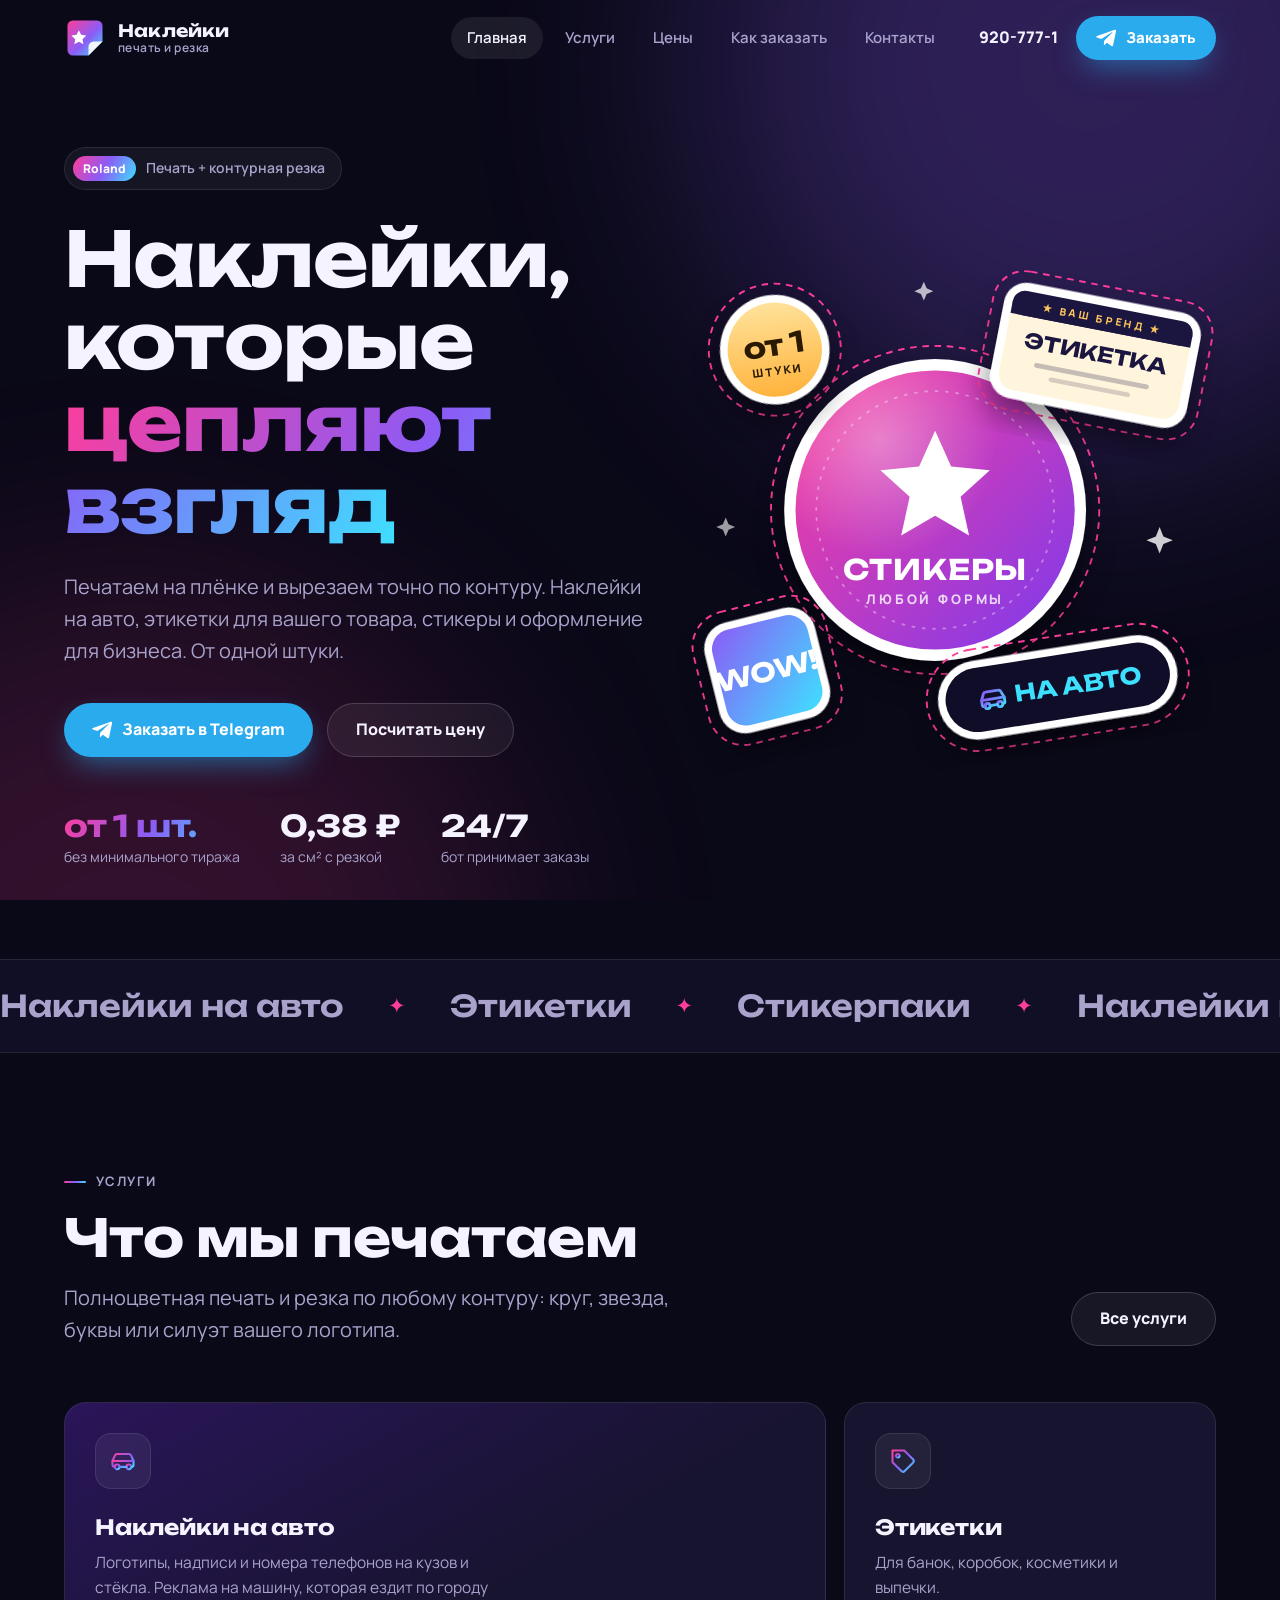
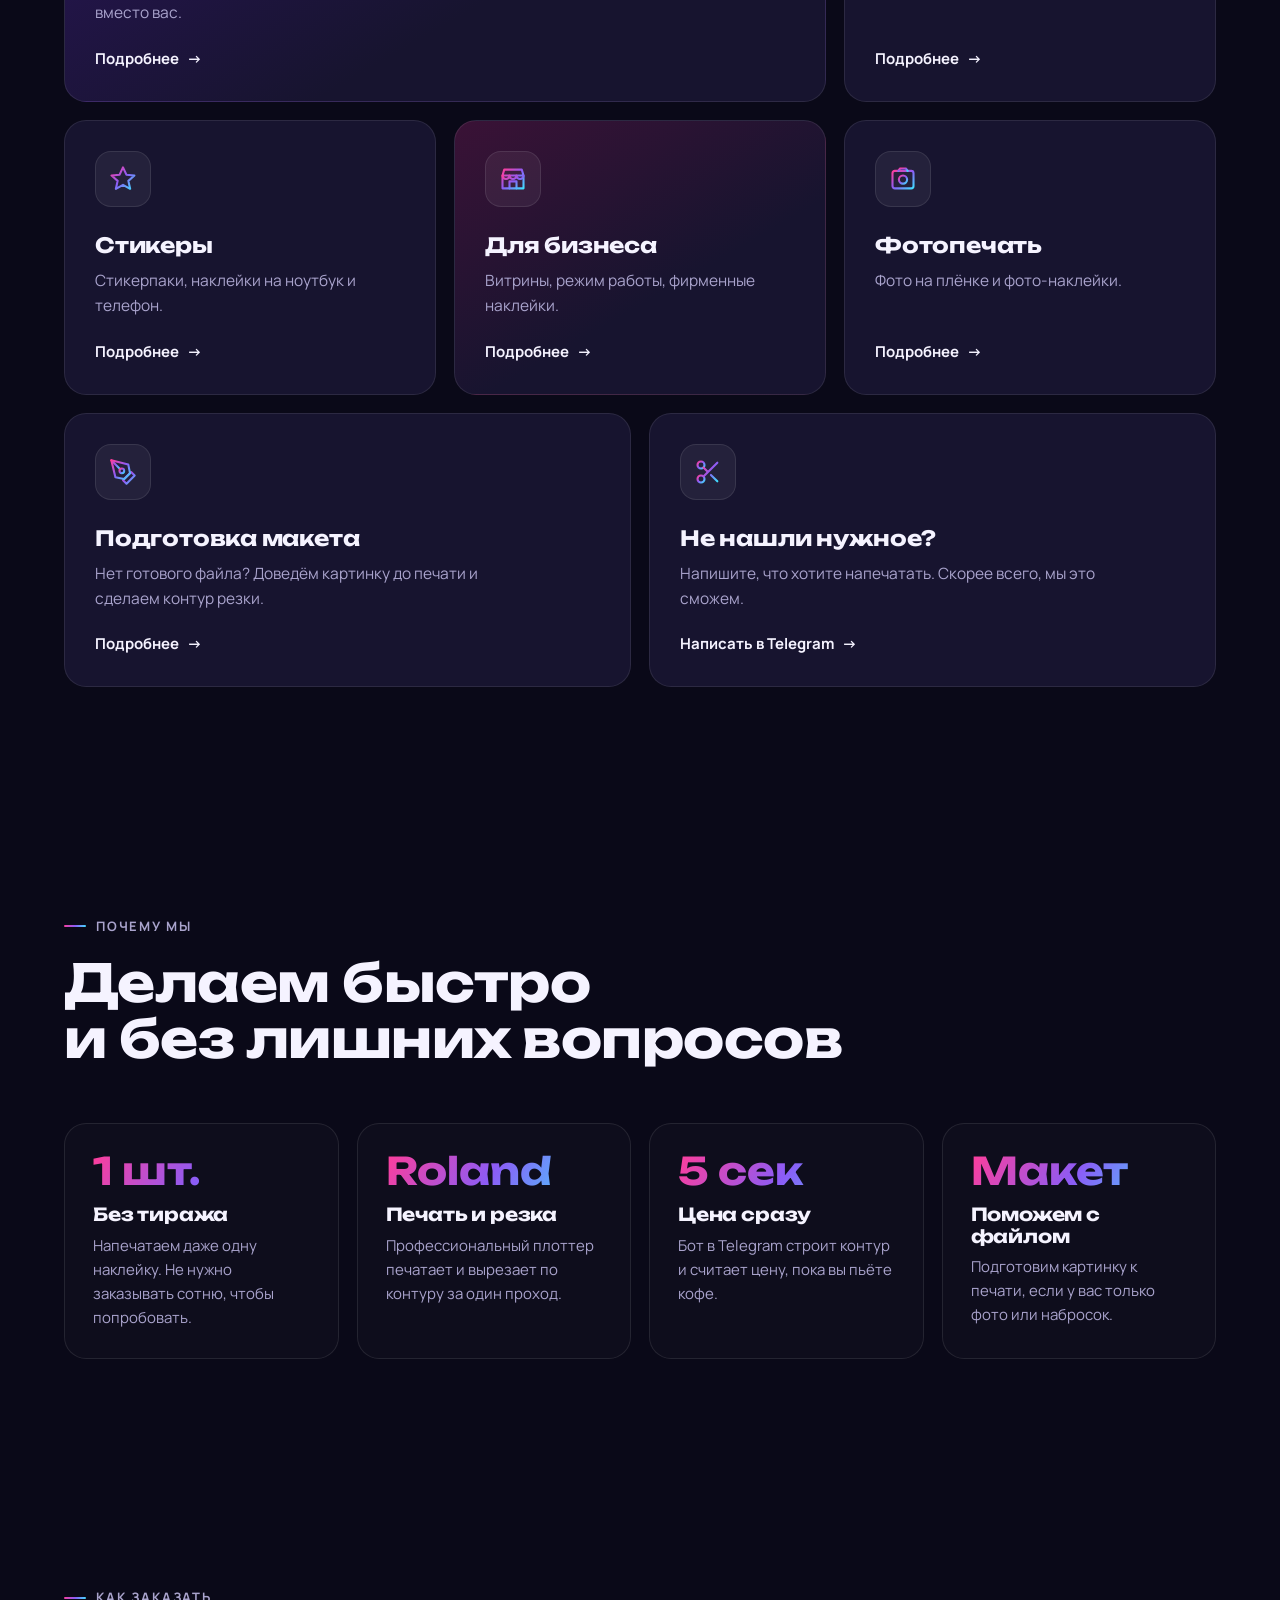
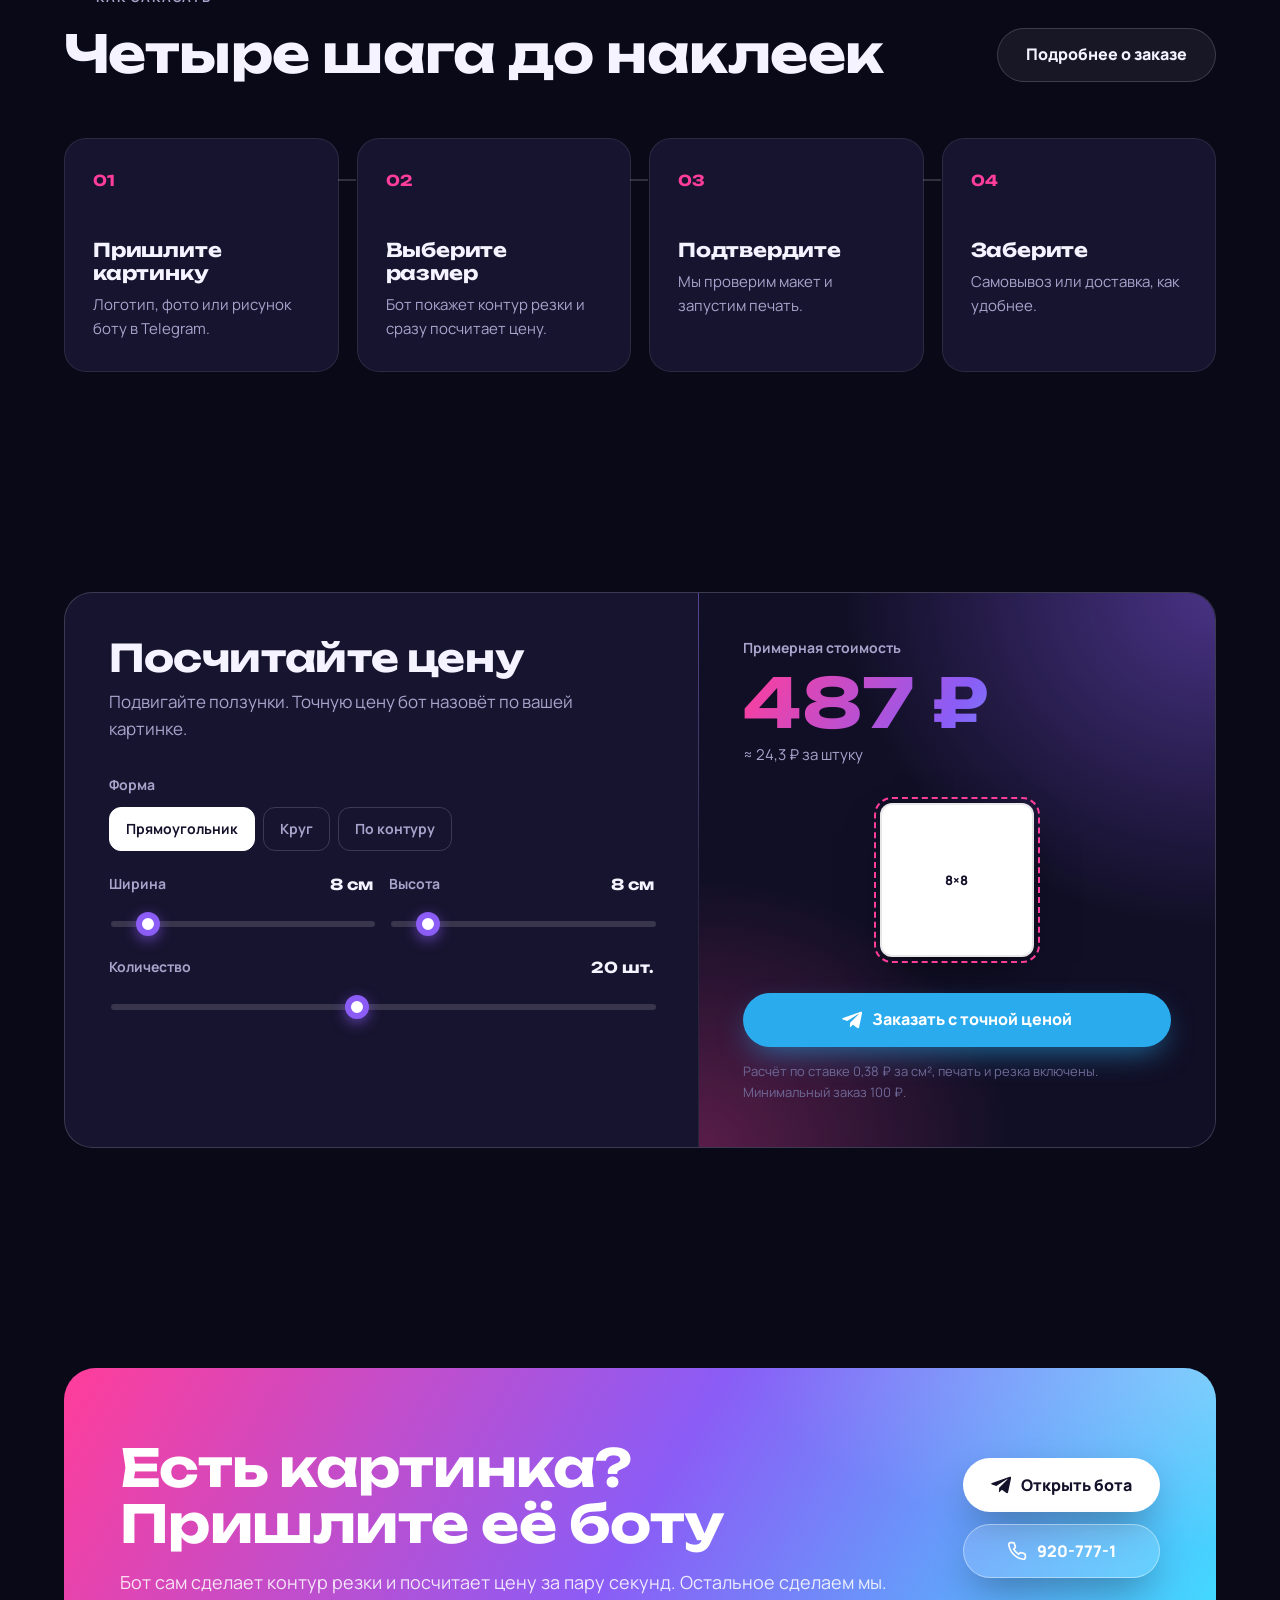
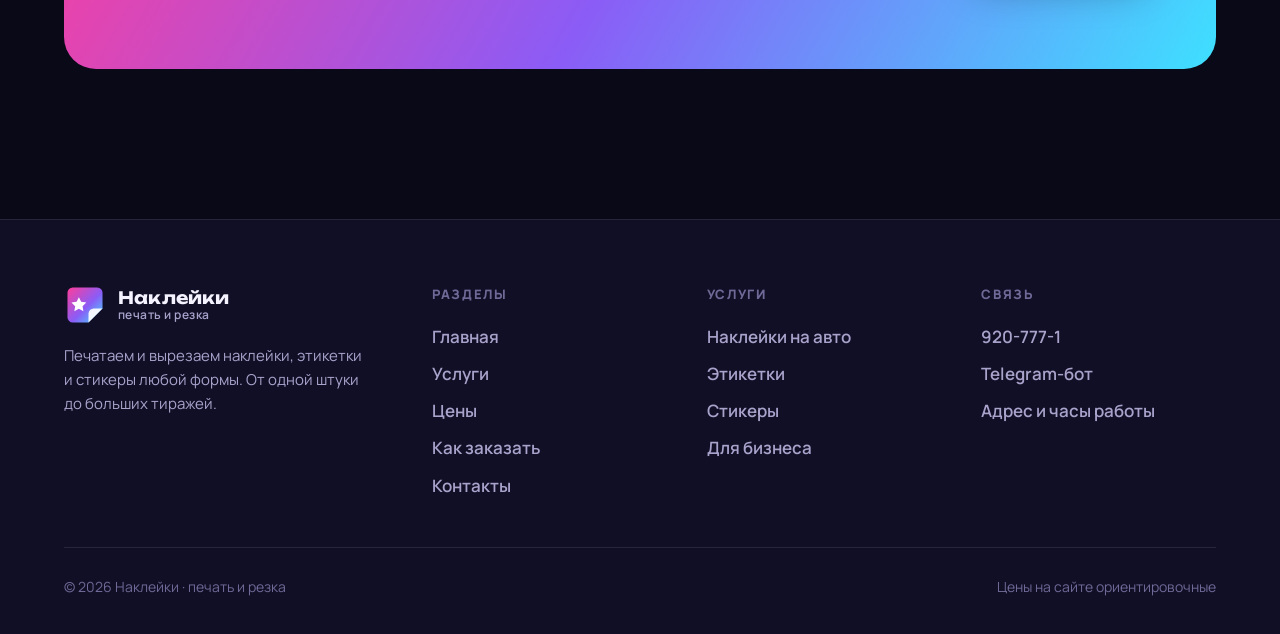
<file: index.html>
<!doctype html>
<html lang="ru" class="no-js">
<head>
<meta charset="utf-8">
<meta name="viewport" content="width=device-width, initial-scale=1">
<title>Наклейки, этикетки и стикеры на заказ — печать и контурная резка</title>
<meta name="description" content="Печатаем и вырезаем наклейки любой формы: на авто, этикетки, стикеры, наклейки для бизнеса. От 1 штуки. Заказ через Telegram-бота с мгновенным расчётом цены.">
<meta property="og:title" content="Наклейки, этикетки и стикеры на заказ — печать и контурная резка">
<meta property="og:description" content="Печатаем и вырезаем наклейки любой формы: на авто, этикетки, стикеры, наклейки для бизнеса. От 1 штуки. Заказ через Telegram-бота с мгновенным расчётом цены.">
<meta property="og:type" content="website">
<meta name="theme-color" content="#0a0918">
<link rel="icon" href="assets/favicon.svg" type="image/svg+xml">
<link rel="preconnect" href="https://fonts.googleapis.com">
<link rel="preconnect" href="https://fonts.gstatic.com" crossorigin>
<link href="https://fonts.googleapis.com/css2?family=Manrope:wght@400;600;700;800&family=Unbounded:wght@500;600;700&display=swap" rel="stylesheet">
<link rel="stylesheet" href="assets/style.css">
</head>
<body>
<svg width="0" height="0" style="position:absolute" aria-hidden="true"><defs><linearGradient id="g" x1="0" y1="0" x2="1" y2="1"><stop offset="0" stop-color="#ff3d9a"/><stop offset=".5" stop-color="#8b5cf6"/><stop offset="1" stop-color="#3ee0ff"/></linearGradient></defs></svg>
<div class="bg-glow" aria-hidden="true"></div>

<header class="header">
  <div class="wrap">
    <a class="logo" href="index.html"><svg class="logo-mark" viewBox="0 0 48 48" aria-hidden="true"><defs><linearGradient id="lg" x1="0" y1="0" x2="1" y2="1"><stop offset="0" stop-color="#ff3d9a"/><stop offset=".55" stop-color="#8b5cf6"/><stop offset="1" stop-color="#3ee0ff"/></linearGradient></defs><path d="M10 4h28a6 6 0 0 1 6 6v18L28 44H10a6 6 0 0 1-6-6V10a6 6 0 0 1 6-6z" fill="url(#lg)"/><path d="M44 28H34a6 6 0 0 0-6 6v10z" fill="#fff" opacity=".92"/><path d="M17 15l2.6 5.4 5.9.8-4.3 4.1 1 5.8-5.2-2.8-5.2 2.8 1-5.8-4.3-4.1 5.9-.8z" fill="#fff"/></svg><span>Наклейки<small>печать и резка</small></span></a>
    <nav class="menu" aria-label="Меню"><a href="index.html" class=active>Главная</a><a href="uslugi.html">Услуги</a><a href="ceny.html">Цены</a><a href="kak-zakazat.html">Как заказать</a><a href="kontakty.html">Контакты</a></nav>
    <div class="header-cta">
      <a class="header-phone" href="tel:9207771">920-777-1</a>
      <a class="btn btn-tg btn-sm" href="https://t.me/" data-tg target="_blank" rel="noopener"><svg viewBox="0 0 24 24" fill="currentColor"><path d="M9.8 15.3l-.4 5.4c.6 0 .8-.2 1.1-.5l2.6-2.5 5.4 4c1 .5 1.7.3 2-.9l3.6-17c.3-1.5-.6-2.1-1.6-1.7L1.2 9.6c-1.4.6-1.4 1.4-.2 1.8l5.4 1.7L19 5.2c.6-.4 1.1-.2.7.2"/></svg>Заказать</a>
    </div>
    <button class="burger" aria-label="Открыть меню" aria-expanded="false"><span></span></button>
  </div>
</header>

<main>

<section class="hero">
  <div class="wrap">
    <div class="reveal">
      <div class="pill"><i>Roland</i> Печать + контурная резка</div>
      <h1>Наклейки, которые <span class="grad-text">цепляют взгляд</span></h1>
      <p class="lead">Печатаем на плёнке и вырезаем точно по контуру. Наклейки на авто, этикетки для вашего товара, стикеры и оформление для бизнеса. От одной штуки.</p>
      <div class="hero-actions">
        <a class="btn btn-tg" href="https://t.me/" data-tg target="_blank" rel="noopener"><svg viewBox="0 0 24 24" fill="currentColor"><path d="M9.8 15.3l-.4 5.4c.6 0 .8-.2 1.1-.5l2.6-2.5 5.4 4c1 .5 1.7.3 2-.9l3.6-17c.3-1.5-.6-2.1-1.6-1.7L1.2 9.6c-1.4.6-1.4 1.4-.2 1.8l5.4 1.7L19 5.2c.6-.4 1.1-.2.7.2"/></svg>Заказать в Telegram</a>
        <a class="btn btn-ghost" href="#calc">Посчитать цену</a>
      </div>
      <div class="hero-stats">
        <div><b class="grad-text">от 1 шт.</b><span>без минимального тиража</span></div>
        <div><b>0,38 ₽</b><span>за см² с резкой</span></div>
        <div><b>24/7</b><span>бот принимает заказы</span></div>
      </div>
    </div>
    <div class="hero-art"><svg viewBox="0 0 560 560" role="img" aria-label="Наклейки разной формы с контуром резки">
<defs>
  <linearGradient id="hA" x1="0" y1="0" x2="1" y2="1"><stop offset="0" stop-color="#ff3d9a"/><stop offset="1" stop-color="#7c3aed"/></linearGradient>
  <linearGradient id="hB" x1="0" y1="0" x2="1" y2="1"><stop offset="0" stop-color="#8b5cf6"/><stop offset="1" stop-color="#3ee0ff"/></linearGradient>
  <linearGradient id="hC" x1="0" y1="0" x2="0" y2="1"><stop offset="0" stop-color="#ffe29a"/><stop offset="1" stop-color="#ffb33c"/></linearGradient>
  <radialGradient id="hShine" cx=".3" cy=".25" r=".7"><stop offset="0" stop-color="#fff" stop-opacity=".35"/><stop offset=".6" stop-color="#fff" stop-opacity="0"/></radialGradient>
  <filter id="hS" x="-30%" y="-30%" width="160%" height="160%"><feDropShadow dx="0" dy="18" stdDeviation="16" flood-color="#000" flood-opacity=".45"/></filter>
</defs>

<!-- большой круглый стикер -->
<g transform="translate(262 282)"><g class="float">
  <circle r="174" class="cut"/>
  <circle r="160" fill="#fff" filter="url(#hS)"/>
  <circle r="148" fill="url(#hA)"/>
  <circle r="126" fill="none" stroke="#fff" stroke-opacity=".35" stroke-width="2" stroke-dasharray="2 9" stroke-linecap="round"/>
  <path d="M0-78l17 38 41 4-31 28 9 41-36-21-36 21 9-41-31-28 41-4z" fill="#fff" transform="translate(0 -6)"/>
  <text y="74" text-anchor="middle" font-family="Unbounded,sans-serif" font-weight="700" font-size="30" fill="#fff" letter-spacing="1">СТИКЕРЫ</text>
  <text y="100" text-anchor="middle" font-family="Manrope,sans-serif" font-weight="800" font-size="14" fill="#fff" fill-opacity=".8" letter-spacing="3">ЛЮБОЙ ФОРМЫ</text>
  <circle r="148" fill="url(#hShine)"/>
</g></g>

<!-- этикетка -->
<g transform="translate(432 118) rotate(11)"><g class="float d2">
  <rect x="-118" y="-74" width="236" height="148" rx="34" class="cut"/>
  <rect x="-106" y="-62" width="212" height="124" rx="24" fill="#fff" filter="url(#hS)"/>
  <rect x="-97" y="-53" width="194" height="106" rx="17" fill="#fff4dc"/>
  <rect x="-97" y="-53" width="194" height="26" rx="13" fill="#1b1640"/>
  <rect x="-97" y="-40" width="194" height="13" fill="#1b1640"/>
  <text x="0" y="-35" text-anchor="middle" font-family="Manrope,sans-serif" font-weight="800" font-size="11" fill="#ffc65c" letter-spacing="3">★ ВАШ БРЕНД ★</text>
  <text x="0" y="6" text-anchor="middle" font-family="Unbounded,sans-serif" font-weight="700" font-size="22" fill="#1b1640">ЭТИКЕТКА</text>
  <rect x="-62" y="20" width="124" height="5" rx="2.5" fill="#1b1640" opacity=".25"/>
  <rect x="-44" y="32" width="88" height="5" rx="2.5" fill="#1b1640" opacity=".18"/>
</g></g>

<!-- наклейка на авто -->
<g transform="translate(392 470) rotate(-9)"><g class="float d3">
  <rect x="-140" y="-54" width="280" height="108" rx="54" class="cut"/>
  <rect x="-128" y="-42" width="256" height="84" rx="42" fill="#fff" filter="url(#hS)"/>
  <rect x="-120" y="-34" width="240" height="68" rx="34" fill="#0f0d27"/>
  <g transform="translate(-86 -15) scale(1.35)" fill="none" stroke="url(#hB)" stroke-width="2.2" stroke-linecap="round" stroke-linejoin="round"><path d="M5 17h-.5A1.5 1.5 0 0 1 3 15.5V12l2.2-5A2 2 0 0 1 7 6h10a2 2 0 0 1 1.8 1l2.2 5v3.5a1.5 1.5 0 0 1-1.5 1.5H19"/><circle cx="7" cy="17" r="2"/><circle cx="17" cy="17" r="2"/><path d="M9 17h6M3 12h18"/></g>
  <text x="22" y="9" text-anchor="middle" font-family="Unbounded,sans-serif" font-weight="700" font-size="24" fill="#3ee0ff">НА АВТО</text>
</g></g>

<!-- от 1 штуки -->
<g transform="translate(92 112) rotate(-8)"><g class="float d4">
  <circle r="70" class="cut"/>
  <circle r="58" fill="#fff" filter="url(#hS)"/>
  <circle r="50" fill="url(#hC)"/>
  <text y="6" text-anchor="middle" font-family="Unbounded,sans-serif" font-weight="700" font-size="30" fill="#2a1a00">от 1</text>
  <text y="27" text-anchor="middle" font-family="Manrope,sans-serif" font-weight="800" font-size="12" fill="#2a1a00" letter-spacing="2">ШТУКИ</text>
</g></g>

<!-- WOW -->
<g transform="translate(84 452) rotate(-14)"><g class="float d2">
  <rect x="-72" y="-72" width="144" height="144" rx="38" class="cut"/>
  <rect x="-60" y="-60" width="120" height="120" rx="28" fill="#fff" filter="url(#hS)"/>
  <rect x="-52" y="-52" width="104" height="104" rx="21" fill="url(#hB)"/>
  <text y="11" text-anchor="middle" font-family="Unbounded,sans-serif" font-weight="700" font-size="28" fill="#fff">WOW!</text>
</g></g>

<!-- искорки -->
<g fill="#fff">
  <path d="M500 300l4 10 10 4-10 4-4 10-4-10-10-4 10-4z" opacity=".8"/>
  <path d="M40 290l3 7 7 3-7 3-3 7-3-7-7-3 7-3z" opacity=".6"/>
  <path d="M250 40l3 7 7 3-7 3-3 7-3-7-7-3 7-3z" opacity=".7"/>
</g>
</svg></div>
  </div>
</section>

<div class="marquee" aria-hidden="true"><div class="marquee-track"><span>Наклейки на авто</span><span>Этикетки</span><span>Стикерпаки</span><span>Наклейки на витрины</span><span>Фотопечать</span><span>Контурная резка</span><span>Логотипы</span><span>От 1 штуки</span><span>Наклейки на авто</span><span>Этикетки</span><span>Стикерпаки</span><span>Наклейки на витрины</span><span>Фотопечать</span><span>Контурная резка</span><span>Логотипы</span><span>От 1 штуки</span></div></div>

<section>
  <div class="wrap">
    <div class="section-head reveal">
      <div>
        <div class="eyebrow">Услуги</div>
        <h2>Что мы печатаем</h2>
        <p class="lead">Полноцветная печать и резка по любому контуру: круг, звезда, буквы или силуэт вашего логотипа.</p>
      </div>
      <a class="btn btn-ghost" href="uslugi.html">Все услуги</a>
    </div>
    <div class="bento">
      <a class="tile w4 accent reveal" href="uslugi.html#auto"><div class="tile-ic"><svg viewBox="0 0 24 24" fill="none" stroke="url(#g)" stroke-width="1.8" stroke-linecap="round" stroke-linejoin="round"><path d="M5 17h-.5A1.5 1.5 0 0 1 3 15.5V12l2.2-5A2 2 0 0 1 7 6h10a2 2 0 0 1 1.8 1l2.2 5v3.5a1.5 1.5 0 0 1-1.5 1.5H19"/><circle cx="7" cy="17" r="2"/><circle cx="17" cy="17" r="2"/><path d="M9 17h6M3 12h18"/></svg></div><h3>Наклейки на авто</h3><p>Логотипы, надписи и номера телефонов на кузов и стёкла. Реклама на машину, которая ездит по городу вместо вас.</p><span class="more">Подробнее</span></a>
      <a class="tile w2 reveal" href="uslugi.html#labels"><div class="tile-ic"><svg viewBox="0 0 24 24" fill="none" stroke="url(#g)" stroke-width="1.8" stroke-linecap="round" stroke-linejoin="round"><path d="M20.6 13.4l-7.2 7.2a2 2 0 0 1-2.8 0L3 13V3h10l7.6 7.6a2 2 0 0 1 0 2.8z"/><circle cx="7.5" cy="7.5" r="1.5"/></svg></div><h3>Этикетки</h3><p>Для банок, коробок, косметики и выпечки.</p><span class="more">Подробнее</span></a>
      <a class="tile w2 reveal" href="uslugi.html#stickers"><div class="tile-ic"><svg viewBox="0 0 24 24" fill="none" stroke="url(#g)" stroke-width="1.8" stroke-linecap="round" stroke-linejoin="round"><path d="M12 2l2.9 6.3 6.9.7-5.2 4.6 1.5 6.8L12 17l-6.1 3.4 1.5-6.8L2.2 9l6.9-.7z"/></svg></div><h3>Стикеры</h3><p>Стикерпаки, наклейки на ноутбук и телефон.</p><span class="more">Подробнее</span></a>
      <a class="tile w2 accent-2 reveal" href="uslugi.html#business"><div class="tile-ic"><svg viewBox="0 0 24 24" fill="none" stroke="url(#g)" stroke-width="1.8" stroke-linecap="round" stroke-linejoin="round"><path d="M3 9l1.5-5h15L21 9M3 9v11h18V9M3 9h18"/><path d="M3 9a3 3 0 0 0 6 0 3 3 0 0 0 6 0 3 3 0 0 0 6 0M9 20v-6h6v6"/></svg></div><h3>Для бизнеса</h3><p>Витрины, режим работы, фирменные наклейки.</p><span class="more">Подробнее</span></a>
      <a class="tile w2 reveal" href="uslugi.html#photo"><div class="tile-ic"><svg viewBox="0 0 24 24" fill="none" stroke="url(#g)" stroke-width="1.8" stroke-linecap="round" stroke-linejoin="round"><rect x="3" y="5" width="18" height="15" rx="2"/><circle cx="12" cy="12.5" r="3.5"/><path d="M8 5l1.5-2h5L16 5"/></svg></div><h3>Фотопечать</h3><p>Фото на плёнке и фото-наклейки.</p><span class="more">Подробнее</span></a>
      <a class="tile w3 reveal" href="uslugi.html#layout"><div class="tile-ic"><svg viewBox="0 0 24 24" fill="none" stroke="url(#g)" stroke-width="1.8" stroke-linecap="round" stroke-linejoin="round"><path d="M12 19l7-7 3 3-7 7-3-3z"/><path d="M18 13l-1.5-7.5L2 2l3.5 14.5L13 18l5-5z"/><path d="M2 2l7.6 7.6"/><circle cx="11" cy="11" r="2"/></svg></div><h3>Подготовка макета</h3><p>Нет готового файла? Доведём картинку до печати и сделаем контур резки.</p><span class="more">Подробнее</span></a>
      <a class="tile w3 reveal" href="https://t.me/" data-tg target="_blank" rel="noopener"><div class="tile-ic"><svg viewBox="0 0 24 24" fill="none" stroke="url(#g)" stroke-width="1.8" stroke-linecap="round" stroke-linejoin="round"><circle cx="6" cy="6" r="3"/><circle cx="6" cy="18" r="3"/><path d="M20 4L8.1 15.9M14.5 14.5L20 20M8.1 8.1L12 12"/></svg></div><h3>Не нашли нужное?</h3><p>Напишите, что хотите напечатать. Скорее всего, мы это сможем.</p><span class="more">Написать в Telegram</span></a>
    </div>
  </div>
</section>

<section>
  <div class="wrap">
    <div class="section-head reveal">
      <div>
        <div class="eyebrow">Почему мы</div>
        <h2>Делаем быстро<br>и без лишних вопросов</h2>
      </div>
    </div>
    <div class="features">
      <div class="feature reveal"><b class="grad-text">1 шт.</b><h3>Без тиража</h3><p>Напечатаем даже одну наклейку. Не нужно заказывать сотню, чтобы попробовать.</p></div>
      <div class="feature reveal"><b class="grad-text">Roland</b><h3>Печать и резка</h3><p>Профессиональный плоттер печатает и вырезает по контуру за один проход.</p></div>
      <div class="feature reveal"><b class="grad-text">5 сек</b><h3>Цена сразу</h3><p>Бот в Telegram строит контур и считает цену, пока вы пьёте кофе.</p></div>
      <div class="feature reveal"><b class="grad-text">Макет</b><h3>Поможем с файлом</h3><p>Подготовим картинку к печати, если у вас только фото или набросок.</p></div>
    </div>
  </div>
</section>

<section>
  <div class="wrap">
    <div class="section-head reveal">
      <div>
        <div class="eyebrow">Как заказать</div>
        <h2>Четыре шага до наклеек</h2>
      </div>
      <a class="btn btn-ghost" href="kak-zakazat.html">Подробнее о заказе</a>
    </div>
    <div class="steps">
      <div class="step reveal"><h3>Пришлите картинку</h3><p>Логотип, фото или рисунок боту в Telegram.</p></div>
      <div class="step reveal"><h3>Выберите размер</h3><p>Бот покажет контур резки и сразу посчитает цену.</p></div>
      <div class="step reveal"><h3>Подтвердите</h3><p>Мы проверим макет и запустим печать.</p></div>
      <div class="step reveal"><h3>Заберите</h3><p>Самовывоз или доставка, как удобнее.</p></div>
    </div>
  </div>
</section>

<section id="calc">
  <div class="wrap">
<div class="calc reveal" data-calc>
  <div class="calc-form">
    <h2>Посчитайте цену</h2>
    <p>Подвигайте ползунки. Точную цену бот назовёт по вашей картинке.</p>
    <div class="field">
      <label>Форма</label>
      <div class="seg">
        <button type="button" data-shape="rect" class="on">Прямоугольник</button>
        <button type="button" data-shape="circle">Круг</button>
        <button type="button" data-shape="round">По контуру</button>
      </div>
    </div>
    <div class="row">
      <div class="field"><label>Ширина <output data-out="w"></output></label><input type="range" name="w" min="2" max="60" value="8" aria-label="Ширина, см"></div>
      <div class="field"><label>Высота <output data-out="h"></output></label><input type="range" name="h" min="2" max="60" value="8" aria-label="Высота, см"></div>
    </div>
    <div class="field"><label>Количество <output data-out="q"></output></label><input type="range" name="q" min="0" max="100" value="45" aria-label="Количество"></div>
  </div>
  <div class="calc-out">
    <span class="label">Примерная стоимость</span>
    <div class="calc-total grad-text" data-out="total">—</div>
    <div class="calc-sub" data-out="one"></div>
    <div class="calc-preview"><div class="shape"></div></div>
    <a class="btn btn-tg" href="https://t.me/" data-tg target="_blank" rel="noopener"><svg viewBox="0 0 24 24" fill="currentColor"><path d="M9.8 15.3l-.4 5.4c.6 0 .8-.2 1.1-.5l2.6-2.5 5.4 4c1 .5 1.7.3 2-.9l3.6-17c.3-1.5-.6-2.1-1.6-1.7L1.2 9.6c-1.4.6-1.4 1.4-.2 1.8l5.4 1.7L19 5.2c.6-.4 1.1-.2.7.2"/></svg>Заказать с точной ценой</a>
    <small>Расчёт по ставке 0,38 ₽ за см², печать и резка включены. Минимальный заказ 100 ₽.</small>
  </div>
</div>
</div>
</section>

<section>
  <div class="wrap">
    <div class="cta-band reveal">
      <div>
        <h2>Есть картинка? Пришлите её боту</h2>
        <p>Бот сам сделает контур резки и посчитает цену за пару секунд. Остальное сделаем мы.</p>
      </div>
      <div class="actions">
        <a class="btn" href="https://t.me/" data-tg target="_blank" rel="noopener"><svg viewBox="0 0 24 24" fill="currentColor"><path d="M9.8 15.3l-.4 5.4c.6 0 .8-.2 1.1-.5l2.6-2.5 5.4 4c1 .5 1.7.3 2-.9l3.6-17c.3-1.5-.6-2.1-1.6-1.7L1.2 9.6c-1.4.6-1.4 1.4-.2 1.8l5.4 1.7L19 5.2c.6-.4 1.1-.2.7.2"/></svg>Открыть бота</a>
        <a class="btn btn-ghost" href="tel:9207771"><svg viewBox="0 0 24 24" fill="none" stroke="currentColor" stroke-width="2" stroke-linecap="round" stroke-linejoin="round"><path d="M22 16.9v3a2 2 0 0 1-2.2 2 19.8 19.8 0 0 1-8.6-3.1 19.5 19.5 0 0 1-6-6A19.8 19.8 0 0 1 2.1 4.2 2 2 0 0 1 4.1 2h3a2 2 0 0 1 2 1.7c.1.9.4 1.8.7 2.7a2 2 0 0 1-.5 2.1L8 9.8a16 16 0 0 0 6 6l1.3-1.3a2 2 0 0 1 2.1-.4c.9.3 1.8.6 2.7.7a2 2 0 0 1 1.7 2z"/></svg>920-777-1</a>
      </div>
    </div>
  </div>
</section>
</main>

<footer class="footer">
  <div class="wrap">
    <div class="footer-grid">
      <div>
        <a class="logo" href="index.html"><svg class="logo-mark" viewBox="0 0 48 48" aria-hidden="true"><defs><linearGradient id="lg" x1="0" y1="0" x2="1" y2="1"><stop offset="0" stop-color="#ff3d9a"/><stop offset=".55" stop-color="#8b5cf6"/><stop offset="1" stop-color="#3ee0ff"/></linearGradient></defs><path d="M10 4h28a6 6 0 0 1 6 6v18L28 44H10a6 6 0 0 1-6-6V10a6 6 0 0 1 6-6z" fill="url(#lg)"/><path d="M44 28H34a6 6 0 0 0-6 6v10z" fill="#fff" opacity=".92"/><path d="M17 15l2.6 5.4 5.9.8-4.3 4.1 1 5.8-5.2-2.8-5.2 2.8 1-5.8-4.3-4.1 5.9-.8z" fill="#fff"/></svg><span>Наклейки<small>печать и резка</small></span></a>
        <p>Печатаем и вырезаем наклейки, этикетки и стикеры любой формы. От одной штуки до больших тиражей.</p>
      </div>
      <div>
        <h4>Разделы</h4>
        <ul><li><a href="index.html">Главная</a></li><li><a href="uslugi.html">Услуги</a></li><li><a href="ceny.html">Цены</a></li><li><a href="kak-zakazat.html">Как заказать</a></li><li><a href="kontakty.html">Контакты</a></li></ul>
      </div>
      <div>
        <h4>Услуги</h4>
        <ul>
          <li><a href="uslugi.html#auto">Наклейки на авто</a></li>
          <li><a href="uslugi.html#labels">Этикетки</a></li>
          <li><a href="uslugi.html#stickers">Стикеры</a></li>
          <li><a href="uslugi.html#business">Для бизнеса</a></li>
        </ul>
      </div>
      <div>
        <h4>Связь</h4>
        <ul>
          <li><a href="tel:9207771">920-777-1</a></li>
          <li><a href="https://t.me/" data-tg target="_blank" rel="noopener">Telegram-бот</a></li>
          <li><a href="kontakty.html">Адрес и часы работы</a></li>
        </ul>
      </div>
    </div>
    <div class="footer-bottom">
      <span>© <span data-year>2026</span> Наклейки · печать и резка</span>
      <span>Цены на сайте ориентировочные</span>
    </div>
  </div>
</footer>

<div class="fab"><a class="btn btn-tg" href="https://t.me/" data-tg target="_blank" rel="noopener"><svg viewBox="0 0 24 24" fill="currentColor"><path d="M9.8 15.3l-.4 5.4c.6 0 .8-.2 1.1-.5l2.6-2.5 5.4 4c1 .5 1.7.3 2-.9l3.6-17c.3-1.5-.6-2.1-1.6-1.7L1.2 9.6c-1.4.6-1.4 1.4-.2 1.8l5.4 1.7L19 5.2c.6-.4 1.1-.2.7.2"/></svg>Заказать в Telegram</a></div>

<script src="assets/main.js"></script>
</body>
</html>
</file>
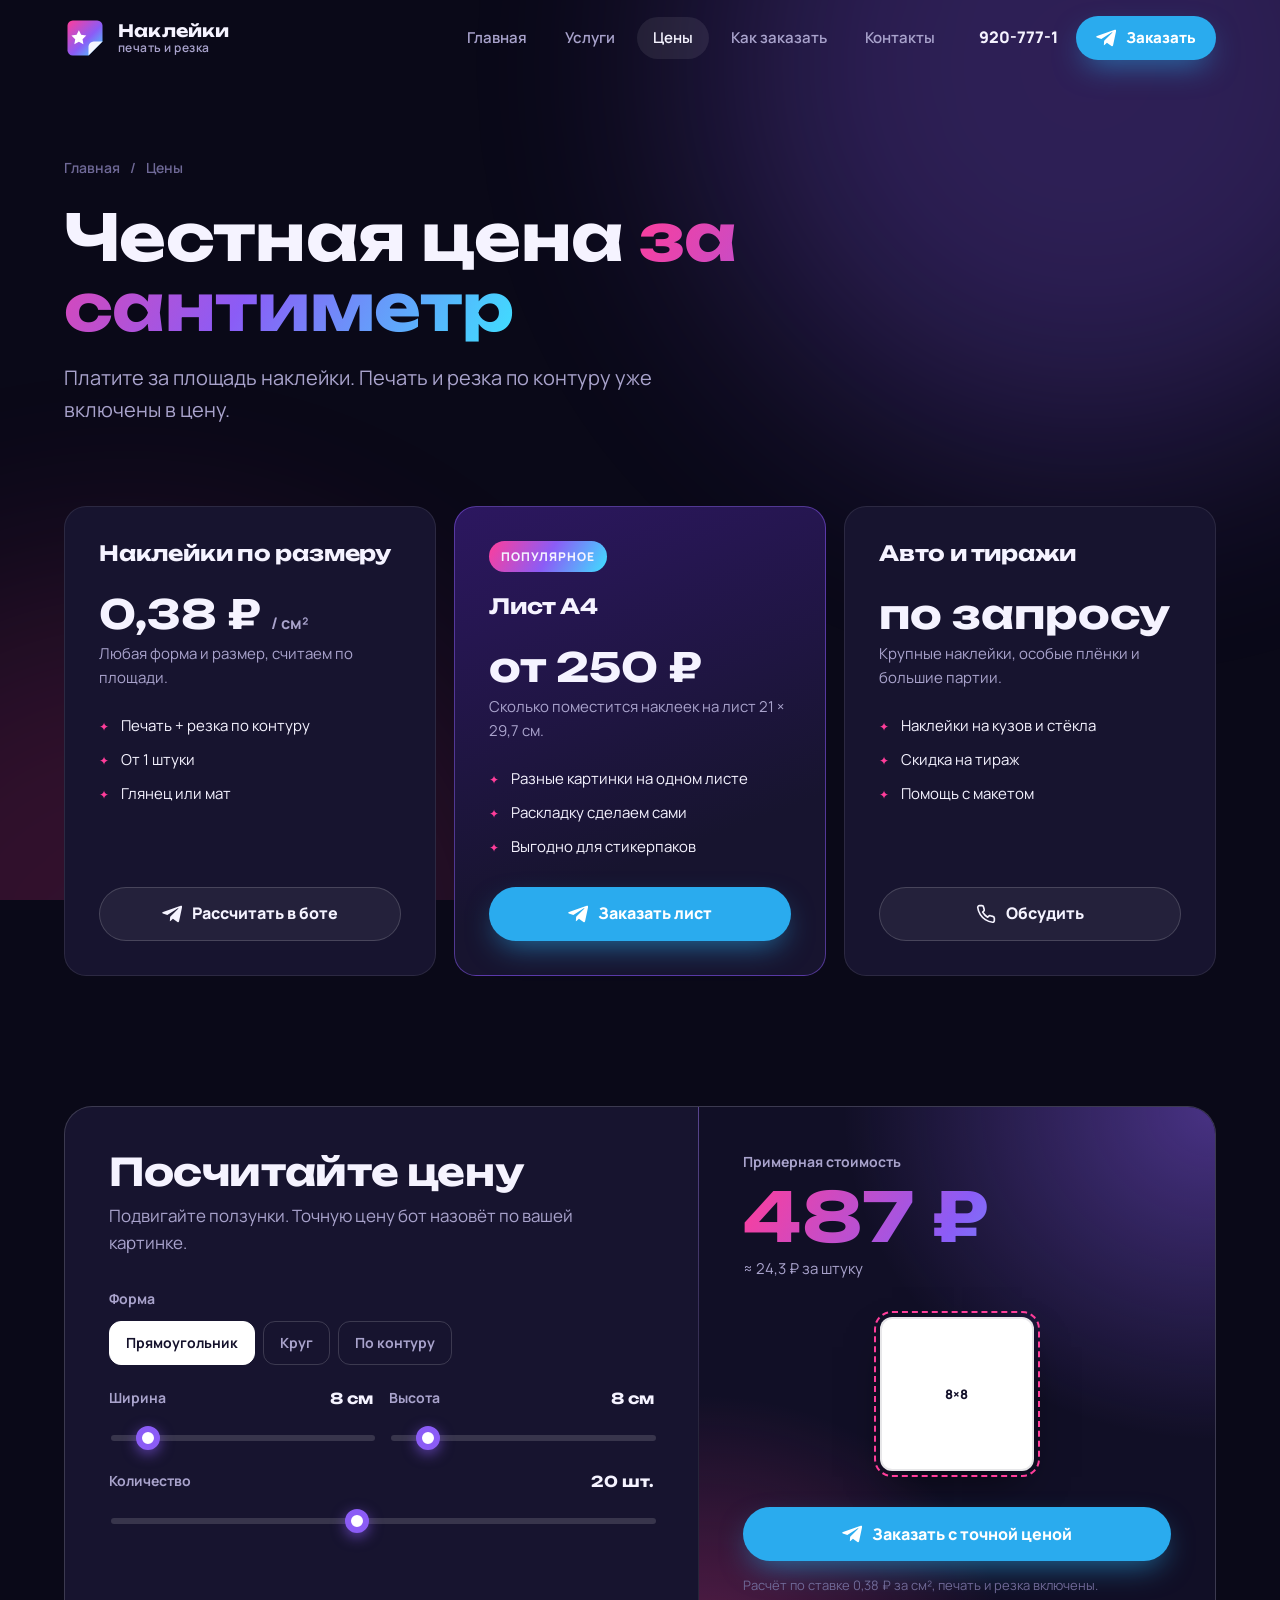
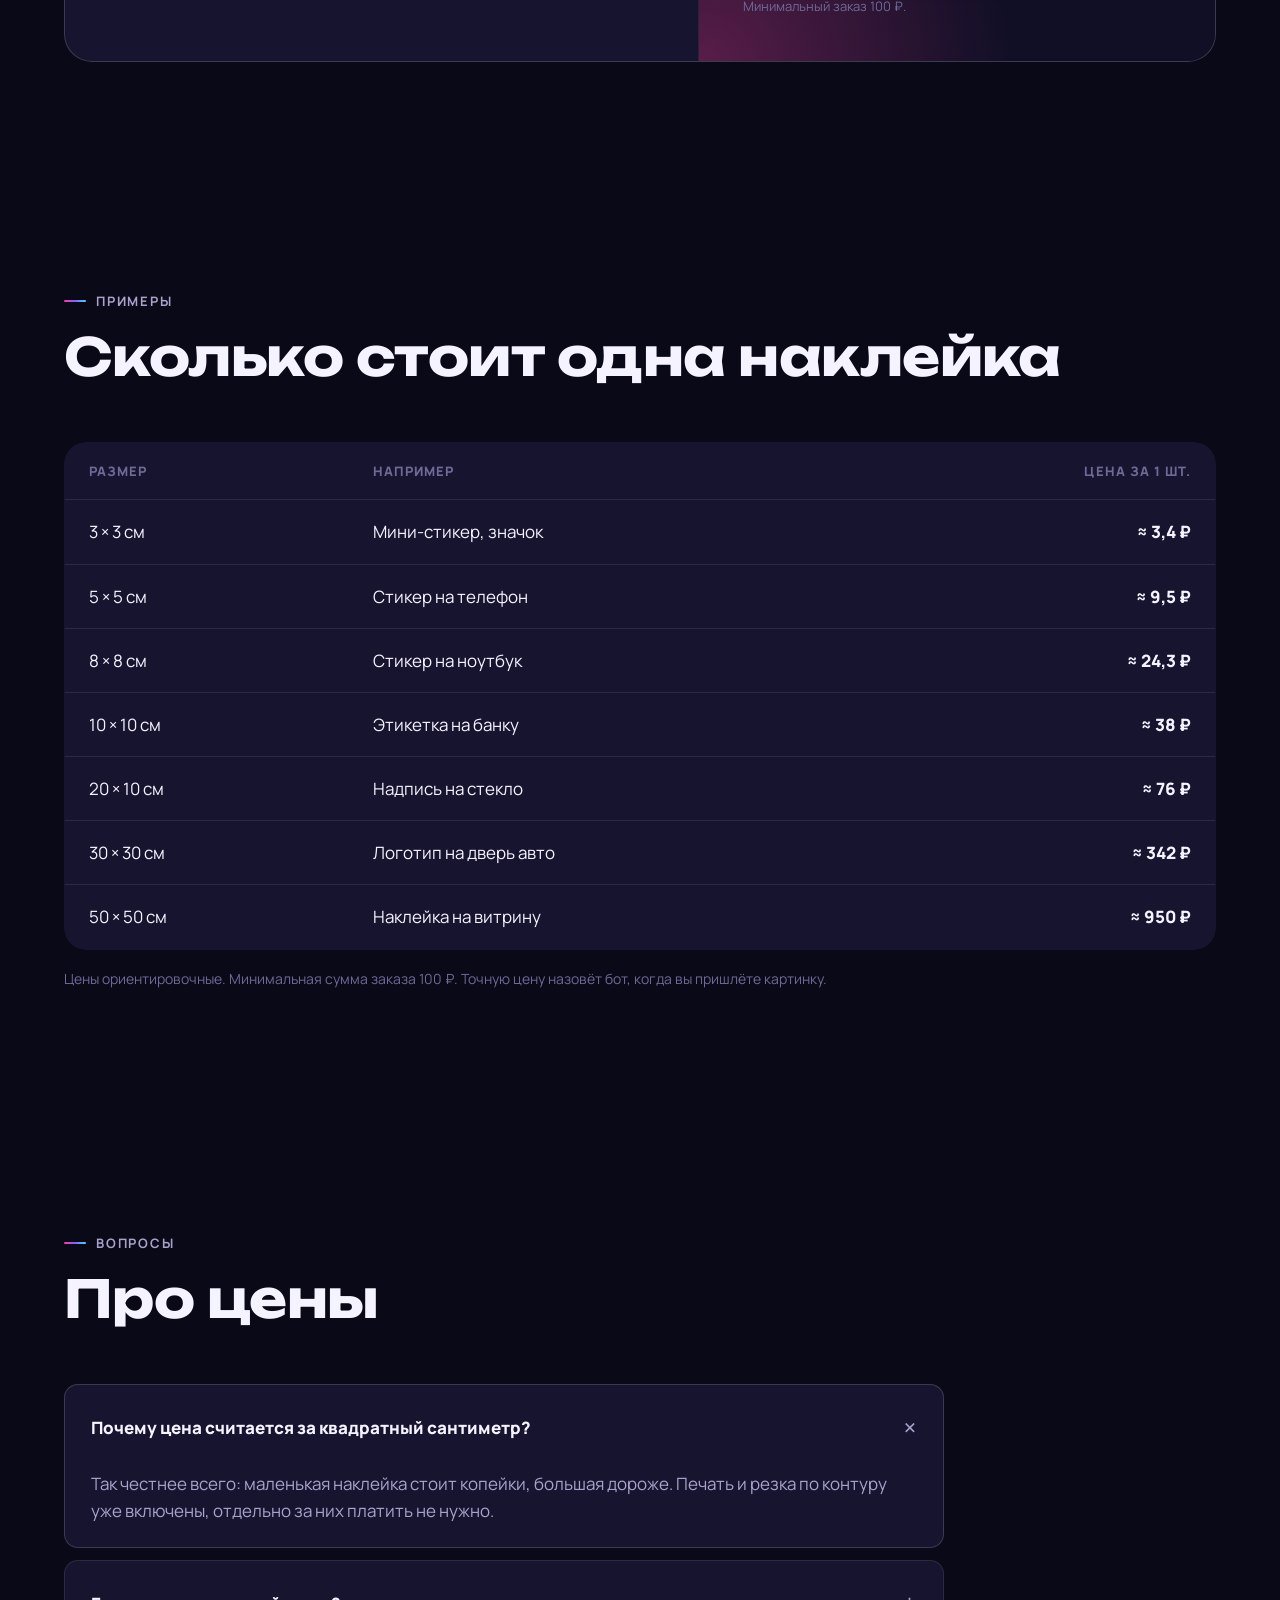
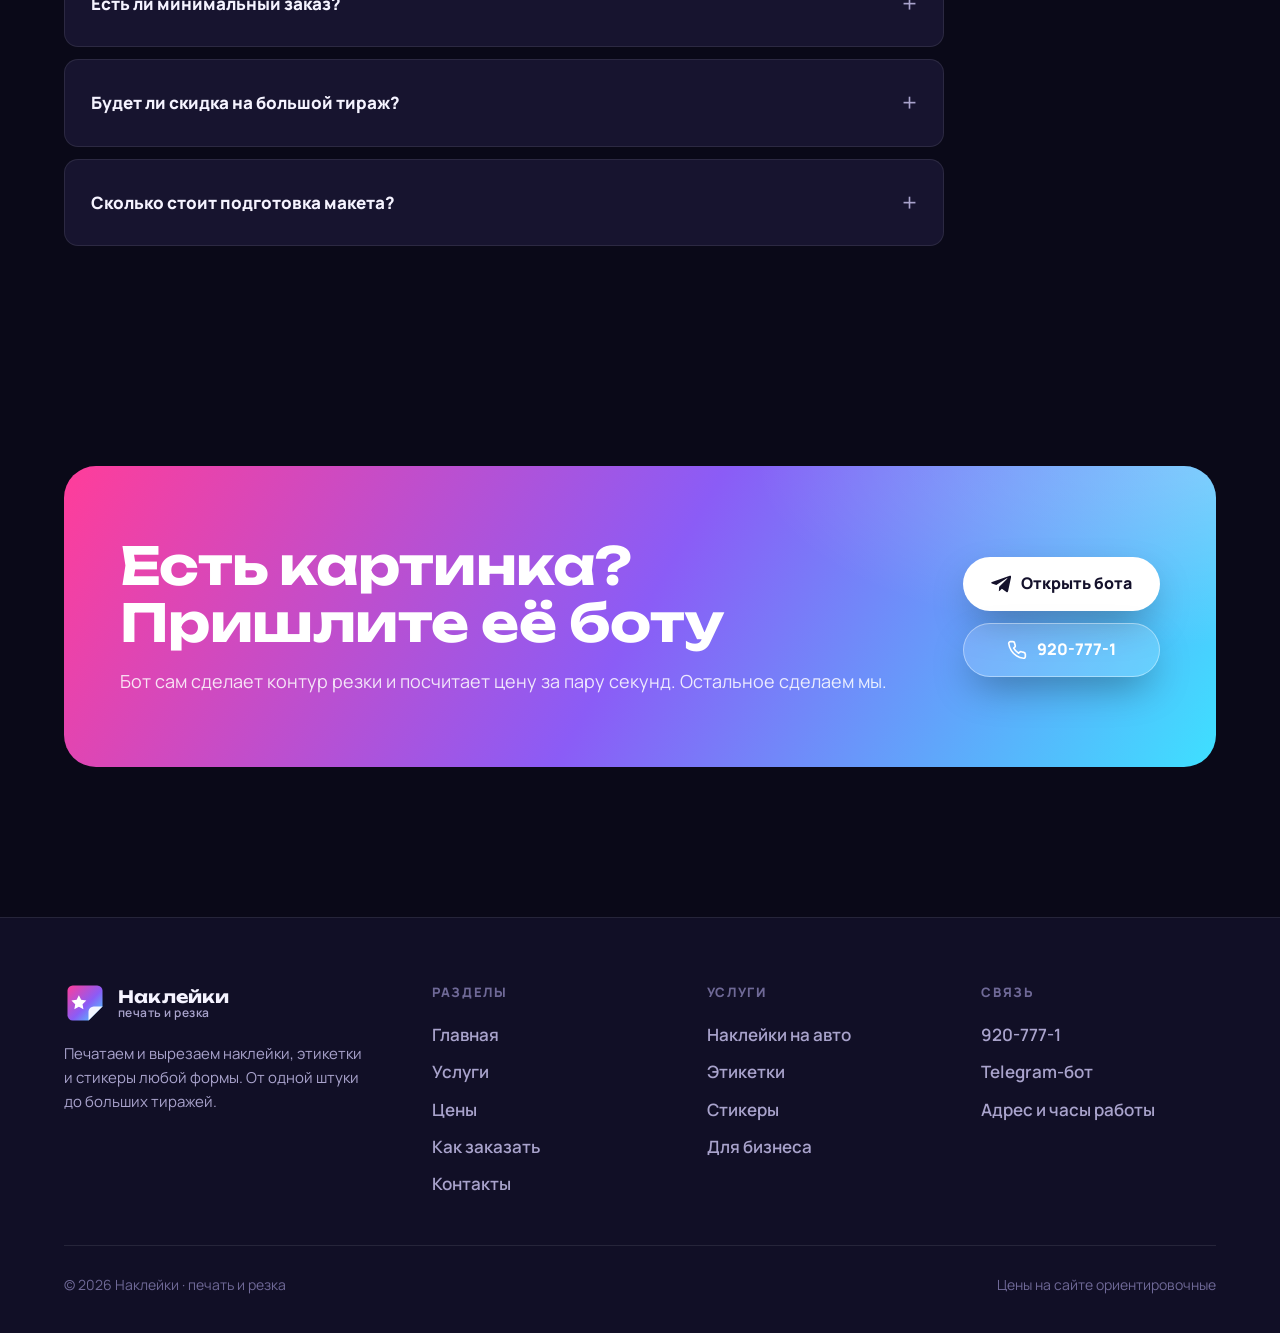
<file: ceny.html>
<!doctype html>
<html lang="ru" class="no-js">
<head>
<meta charset="utf-8">
<meta name="viewport" content="width=device-width, initial-scale=1">
<title>Цены на наклейки и этикетки</title>
<meta name="description" content="Цена наклеек от 0,38 ₽ за см² с печатью и резкой. Лист A4 от 250 ₽. Минимальный заказ 100 ₽. Онлайн-калькулятор.">
<meta property="og:title" content="Цены на наклейки и этикетки">
<meta property="og:description" content="Цена наклеек от 0,38 ₽ за см² с печатью и резкой. Лист A4 от 250 ₽. Минимальный заказ 100 ₽. Онлайн-калькулятор.">
<meta property="og:type" content="website">
<meta name="theme-color" content="#0a0918">
<link rel="icon" href="assets/favicon.svg" type="image/svg+xml">
<link rel="preconnect" href="https://fonts.googleapis.com">
<link rel="preconnect" href="https://fonts.gstatic.com" crossorigin>
<link href="https://fonts.googleapis.com/css2?family=Manrope:wght@400;600;700;800&family=Unbounded:wght@500;600;700&display=swap" rel="stylesheet">
<link rel="stylesheet" href="assets/style.css">
</head>
<body>
<svg width="0" height="0" style="position:absolute" aria-hidden="true"><defs><linearGradient id="g" x1="0" y1="0" x2="1" y2="1"><stop offset="0" stop-color="#ff3d9a"/><stop offset=".5" stop-color="#8b5cf6"/><stop offset="1" stop-color="#3ee0ff"/></linearGradient></defs></svg>
<div class="bg-glow" aria-hidden="true"></div>

<header class="header">
  <div class="wrap">
    <a class="logo" href="index.html"><svg class="logo-mark" viewBox="0 0 48 48" aria-hidden="true"><defs><linearGradient id="lg" x1="0" y1="0" x2="1" y2="1"><stop offset="0" stop-color="#ff3d9a"/><stop offset=".55" stop-color="#8b5cf6"/><stop offset="1" stop-color="#3ee0ff"/></linearGradient></defs><path d="M10 4h28a6 6 0 0 1 6 6v18L28 44H10a6 6 0 0 1-6-6V10a6 6 0 0 1 6-6z" fill="url(#lg)"/><path d="M44 28H34a6 6 0 0 0-6 6v10z" fill="#fff" opacity=".92"/><path d="M17 15l2.6 5.4 5.9.8-4.3 4.1 1 5.8-5.2-2.8-5.2 2.8 1-5.8-4.3-4.1 5.9-.8z" fill="#fff"/></svg><span>Наклейки<small>печать и резка</small></span></a>
    <nav class="menu" aria-label="Меню"><a href="index.html">Главная</a><a href="uslugi.html">Услуги</a><a href="ceny.html" class=active>Цены</a><a href="kak-zakazat.html">Как заказать</a><a href="kontakty.html">Контакты</a></nav>
    <div class="header-cta">
      <a class="header-phone" href="tel:9207771">920-777-1</a>
      <a class="btn btn-tg btn-sm" href="https://t.me/" data-tg target="_blank" rel="noopener"><svg viewBox="0 0 24 24" fill="currentColor"><path d="M9.8 15.3l-.4 5.4c.6 0 .8-.2 1.1-.5l2.6-2.5 5.4 4c1 .5 1.7.3 2-.9l3.6-17c.3-1.5-.6-2.1-1.6-1.7L1.2 9.6c-1.4.6-1.4 1.4-.2 1.8l5.4 1.7L19 5.2c.6-.4 1.1-.2.7.2"/></svg>Заказать</a>
    </div>
    <button class="burger" aria-label="Открыть меню" aria-expanded="false"><span></span></button>
  </div>
</header>

<main>

<section class="page-hero">
  <div class="wrap">
    <div class="crumbs"><a href="index.html">Главная</a><span>/</span><span>Цены</span></div>
    <h1>Честная цена <span class="grad-text">за сантиметр</span></h1>
    <p class="lead">Платите за площадь наклейки. Печать и резка по контуру уже включены в цену.</p>
  </div>
</section>

<section style="padding-top:0">
  <div class="wrap">
    <div class="price-grid">
      <div class="price-card reveal">
        <h3>Наклейки по размеру</h3>
        <div class="from">0,38 ₽ <small>/ см²</small></div>
        <p>Любая форма и размер, считаем по площади.</p>
        <ul><li>Печать + резка по контуру</li><li>От 1 штуки</li><li>Глянец или мат</li></ul>
        <a class="btn btn-ghost" href="https://t.me/" data-tg target="_blank" rel="noopener"><svg viewBox="0 0 24 24" fill="currentColor"><path d="M9.8 15.3l-.4 5.4c.6 0 .8-.2 1.1-.5l2.6-2.5 5.4 4c1 .5 1.7.3 2-.9l3.6-17c.3-1.5-.6-2.1-1.6-1.7L1.2 9.6c-1.4.6-1.4 1.4-.2 1.8l5.4 1.7L19 5.2c.6-.4 1.1-.2.7.2"/></svg>Рассчитать в боте</a>
      </div>
      <div class="price-card hot reveal">
        <span class="tag">Популярное</span>
        <h3>Лист A4</h3>
        <div class="from">от 250 ₽</div>
        <p>Сколько поместится наклеек на лист 21 × 29,7 см.</p>
        <ul><li>Разные картинки на одном листе</li><li>Раскладку сделаем сами</li><li>Выгодно для стикерпаков</li></ul>
        <a class="btn btn-tg" href="https://t.me/" data-tg target="_blank" rel="noopener"><svg viewBox="0 0 24 24" fill="currentColor"><path d="M9.8 15.3l-.4 5.4c.6 0 .8-.2 1.1-.5l2.6-2.5 5.4 4c1 .5 1.7.3 2-.9l3.6-17c.3-1.5-.6-2.1-1.6-1.7L1.2 9.6c-1.4.6-1.4 1.4-.2 1.8l5.4 1.7L19 5.2c.6-.4 1.1-.2.7.2"/></svg>Заказать лист</a>
      </div>
      <div class="price-card reveal">
        <h3>Авто и тиражи</h3>
        <div class="from">по запросу</div>
        <p>Крупные наклейки, особые плёнки и большие партии.</p>
        <ul><li>Наклейки на кузов и стёкла</li><li>Скидка на тираж</li><li>Помощь с макетом</li></ul>
        <a class="btn btn-ghost" href="tel:9207771"><svg viewBox="0 0 24 24" fill="none" stroke="currentColor" stroke-width="2" stroke-linecap="round" stroke-linejoin="round"><path d="M22 16.9v3a2 2 0 0 1-2.2 2 19.8 19.8 0 0 1-8.6-3.1 19.5 19.5 0 0 1-6-6A19.8 19.8 0 0 1 2.1 4.2 2 2 0 0 1 4.1 2h3a2 2 0 0 1 2 1.7c.1.9.4 1.8.7 2.7a2 2 0 0 1-.5 2.1L8 9.8a16 16 0 0 0 6 6l1.3-1.3a2 2 0 0 1 2.1-.4c.9.3 1.8.6 2.7.7a2 2 0 0 1 1.7 2z"/></svg>Обсудить</a>
      </div>
    </div>
  </div>
</section>

<section id="calc" style="padding-top:20px">
  <div class="wrap">
<div class="calc reveal" data-calc>
  <div class="calc-form">
    <h2>Посчитайте цену</h2>
    <p>Подвигайте ползунки. Точную цену бот назовёт по вашей картинке.</p>
    <div class="field">
      <label>Форма</label>
      <div class="seg">
        <button type="button" data-shape="rect" class="on">Прямоугольник</button>
        <button type="button" data-shape="circle">Круг</button>
        <button type="button" data-shape="round">По контуру</button>
      </div>
    </div>
    <div class="row">
      <div class="field"><label>Ширина <output data-out="w"></output></label><input type="range" name="w" min="2" max="60" value="8" aria-label="Ширина, см"></div>
      <div class="field"><label>Высота <output data-out="h"></output></label><input type="range" name="h" min="2" max="60" value="8" aria-label="Высота, см"></div>
    </div>
    <div class="field"><label>Количество <output data-out="q"></output></label><input type="range" name="q" min="0" max="100" value="45" aria-label="Количество"></div>
  </div>
  <div class="calc-out">
    <span class="label">Примерная стоимость</span>
    <div class="calc-total grad-text" data-out="total">—</div>
    <div class="calc-sub" data-out="one"></div>
    <div class="calc-preview"><div class="shape"></div></div>
    <a class="btn btn-tg" href="https://t.me/" data-tg target="_blank" rel="noopener"><svg viewBox="0 0 24 24" fill="currentColor"><path d="M9.8 15.3l-.4 5.4c.6 0 .8-.2 1.1-.5l2.6-2.5 5.4 4c1 .5 1.7.3 2-.9l3.6-17c.3-1.5-.6-2.1-1.6-1.7L1.2 9.6c-1.4.6-1.4 1.4-.2 1.8l5.4 1.7L19 5.2c.6-.4 1.1-.2.7.2"/></svg>Заказать с точной ценой</a>
    <small>Расчёт по ставке 0,38 ₽ за см², печать и резка включены. Минимальный заказ 100 ₽.</small>
  </div>
</div>
</div>
</section>

<section>
  <div class="wrap">
    <div class="section-head reveal">
      <div>
        <div class="eyebrow">Примеры</div>
        <h2>Сколько стоит одна наклейка</h2>
      </div>
    </div>
    <div class="table-wrap reveal">
      <table class="table">
        <thead><tr><th>Размер</th><th>Например</th><th>Цена за 1 шт.</th></tr></thead>
        <tbody><tr><td>3 × 3 см</td><td>Мини-стикер, значок</td><td>≈ 3,4 ₽</td></tr><tr><td>5 × 5 см</td><td>Стикер на телефон</td><td>≈ 9,5 ₽</td></tr><tr><td>8 × 8 см</td><td>Стикер на ноутбук</td><td>≈ 24,3 ₽</td></tr><tr><td>10 × 10 см</td><td>Этикетка на банку</td><td>≈ 38 ₽</td></tr><tr><td>20 × 10 см</td><td>Надпись на стекло</td><td>≈ 76 ₽</td></tr><tr><td>30 × 30 см</td><td>Логотип на дверь авто</td><td>≈ 342 ₽</td></tr><tr><td>50 × 50 см</td><td>Наклейка на витрину</td><td>≈ 950 ₽</td></tr></tbody>
      </table>
    </div>
    <p class="note">Цены ориентировочные. Минимальная сумма заказа 100 ₽. Точную цену назовёт бот, когда вы пришлёте картинку.</p>
  </div>
</section>

<section>
  <div class="wrap">
    <div class="section-head reveal"><div><div class="eyebrow">Вопросы</div><h2>Про цены</h2></div></div>
    <div class="faq reveal">
      <details open><summary>Почему цена считается за квадратный сантиметр?</summary><p>Так честнее всего: маленькая наклейка стоит копейки, большая дороже. Печать и резка по контуру уже включены, отдельно за них платить не нужно.</p></details>
      <details><summary>Есть ли минимальный заказ?</summary><p>Да, 100 ₽. Это примерно 10 стикеров 5 × 5 см или одна наклейка 16 × 16 см.</p></details>
      <details><summary>Будет ли скидка на большой тираж?</summary><p>Да. Напишите в Telegram или позвоните, посчитаем персональную цену.</p></details>
      <details><summary>Сколько стоит подготовка макета?</summary><p>Проверка готового файла бесплатная. Если макет нужно рисовать или сильно дорабатывать, цену скажем заранее, до начала работы.</p></details>
    </div>
  </div>
</section>

<section>
  <div class="wrap">
    <div class="cta-band reveal">
      <div>
        <h2>Есть картинка? Пришлите её боту</h2>
        <p>Бот сам сделает контур резки и посчитает цену за пару секунд. Остальное сделаем мы.</p>
      </div>
      <div class="actions">
        <a class="btn" href="https://t.me/" data-tg target="_blank" rel="noopener"><svg viewBox="0 0 24 24" fill="currentColor"><path d="M9.8 15.3l-.4 5.4c.6 0 .8-.2 1.1-.5l2.6-2.5 5.4 4c1 .5 1.7.3 2-.9l3.6-17c.3-1.5-.6-2.1-1.6-1.7L1.2 9.6c-1.4.6-1.4 1.4-.2 1.8l5.4 1.7L19 5.2c.6-.4 1.1-.2.7.2"/></svg>Открыть бота</a>
        <a class="btn btn-ghost" href="tel:9207771"><svg viewBox="0 0 24 24" fill="none" stroke="currentColor" stroke-width="2" stroke-linecap="round" stroke-linejoin="round"><path d="M22 16.9v3a2 2 0 0 1-2.2 2 19.8 19.8 0 0 1-8.6-3.1 19.5 19.5 0 0 1-6-6A19.8 19.8 0 0 1 2.1 4.2 2 2 0 0 1 4.1 2h3a2 2 0 0 1 2 1.7c.1.9.4 1.8.7 2.7a2 2 0 0 1-.5 2.1L8 9.8a16 16 0 0 0 6 6l1.3-1.3a2 2 0 0 1 2.1-.4c.9.3 1.8.6 2.7.7a2 2 0 0 1 1.7 2z"/></svg>920-777-1</a>
      </div>
    </div>
  </div>
</section>
</main>

<footer class="footer">
  <div class="wrap">
    <div class="footer-grid">
      <div>
        <a class="logo" href="index.html"><svg class="logo-mark" viewBox="0 0 48 48" aria-hidden="true"><defs><linearGradient id="lg" x1="0" y1="0" x2="1" y2="1"><stop offset="0" stop-color="#ff3d9a"/><stop offset=".55" stop-color="#8b5cf6"/><stop offset="1" stop-color="#3ee0ff"/></linearGradient></defs><path d="M10 4h28a6 6 0 0 1 6 6v18L28 44H10a6 6 0 0 1-6-6V10a6 6 0 0 1 6-6z" fill="url(#lg)"/><path d="M44 28H34a6 6 0 0 0-6 6v10z" fill="#fff" opacity=".92"/><path d="M17 15l2.6 5.4 5.9.8-4.3 4.1 1 5.8-5.2-2.8-5.2 2.8 1-5.8-4.3-4.1 5.9-.8z" fill="#fff"/></svg><span>Наклейки<small>печать и резка</small></span></a>
        <p>Печатаем и вырезаем наклейки, этикетки и стикеры любой формы. От одной штуки до больших тиражей.</p>
      </div>
      <div>
        <h4>Разделы</h4>
        <ul><li><a href="index.html">Главная</a></li><li><a href="uslugi.html">Услуги</a></li><li><a href="ceny.html">Цены</a></li><li><a href="kak-zakazat.html">Как заказать</a></li><li><a href="kontakty.html">Контакты</a></li></ul>
      </div>
      <div>
        <h4>Услуги</h4>
        <ul>
          <li><a href="uslugi.html#auto">Наклейки на авто</a></li>
          <li><a href="uslugi.html#labels">Этикетки</a></li>
          <li><a href="uslugi.html#stickers">Стикеры</a></li>
          <li><a href="uslugi.html#business">Для бизнеса</a></li>
        </ul>
      </div>
      <div>
        <h4>Связь</h4>
        <ul>
          <li><a href="tel:9207771">920-777-1</a></li>
          <li><a href="https://t.me/" data-tg target="_blank" rel="noopener">Telegram-бот</a></li>
          <li><a href="kontakty.html">Адрес и часы работы</a></li>
        </ul>
      </div>
    </div>
    <div class="footer-bottom">
      <span>© <span data-year>2026</span> Наклейки · печать и резка</span>
      <span>Цены на сайте ориентировочные</span>
    </div>
  </div>
</footer>

<div class="fab"><a class="btn btn-tg" href="https://t.me/" data-tg target="_blank" rel="noopener"><svg viewBox="0 0 24 24" fill="currentColor"><path d="M9.8 15.3l-.4 5.4c.6 0 .8-.2 1.1-.5l2.6-2.5 5.4 4c1 .5 1.7.3 2-.9l3.6-17c.3-1.5-.6-2.1-1.6-1.7L1.2 9.6c-1.4.6-1.4 1.4-.2 1.8l5.4 1.7L19 5.2c.6-.4 1.1-.2.7.2"/></svg>Заказать в Telegram</a></div>

<script src="assets/main.js"></script>
</body>
</html>
</file>
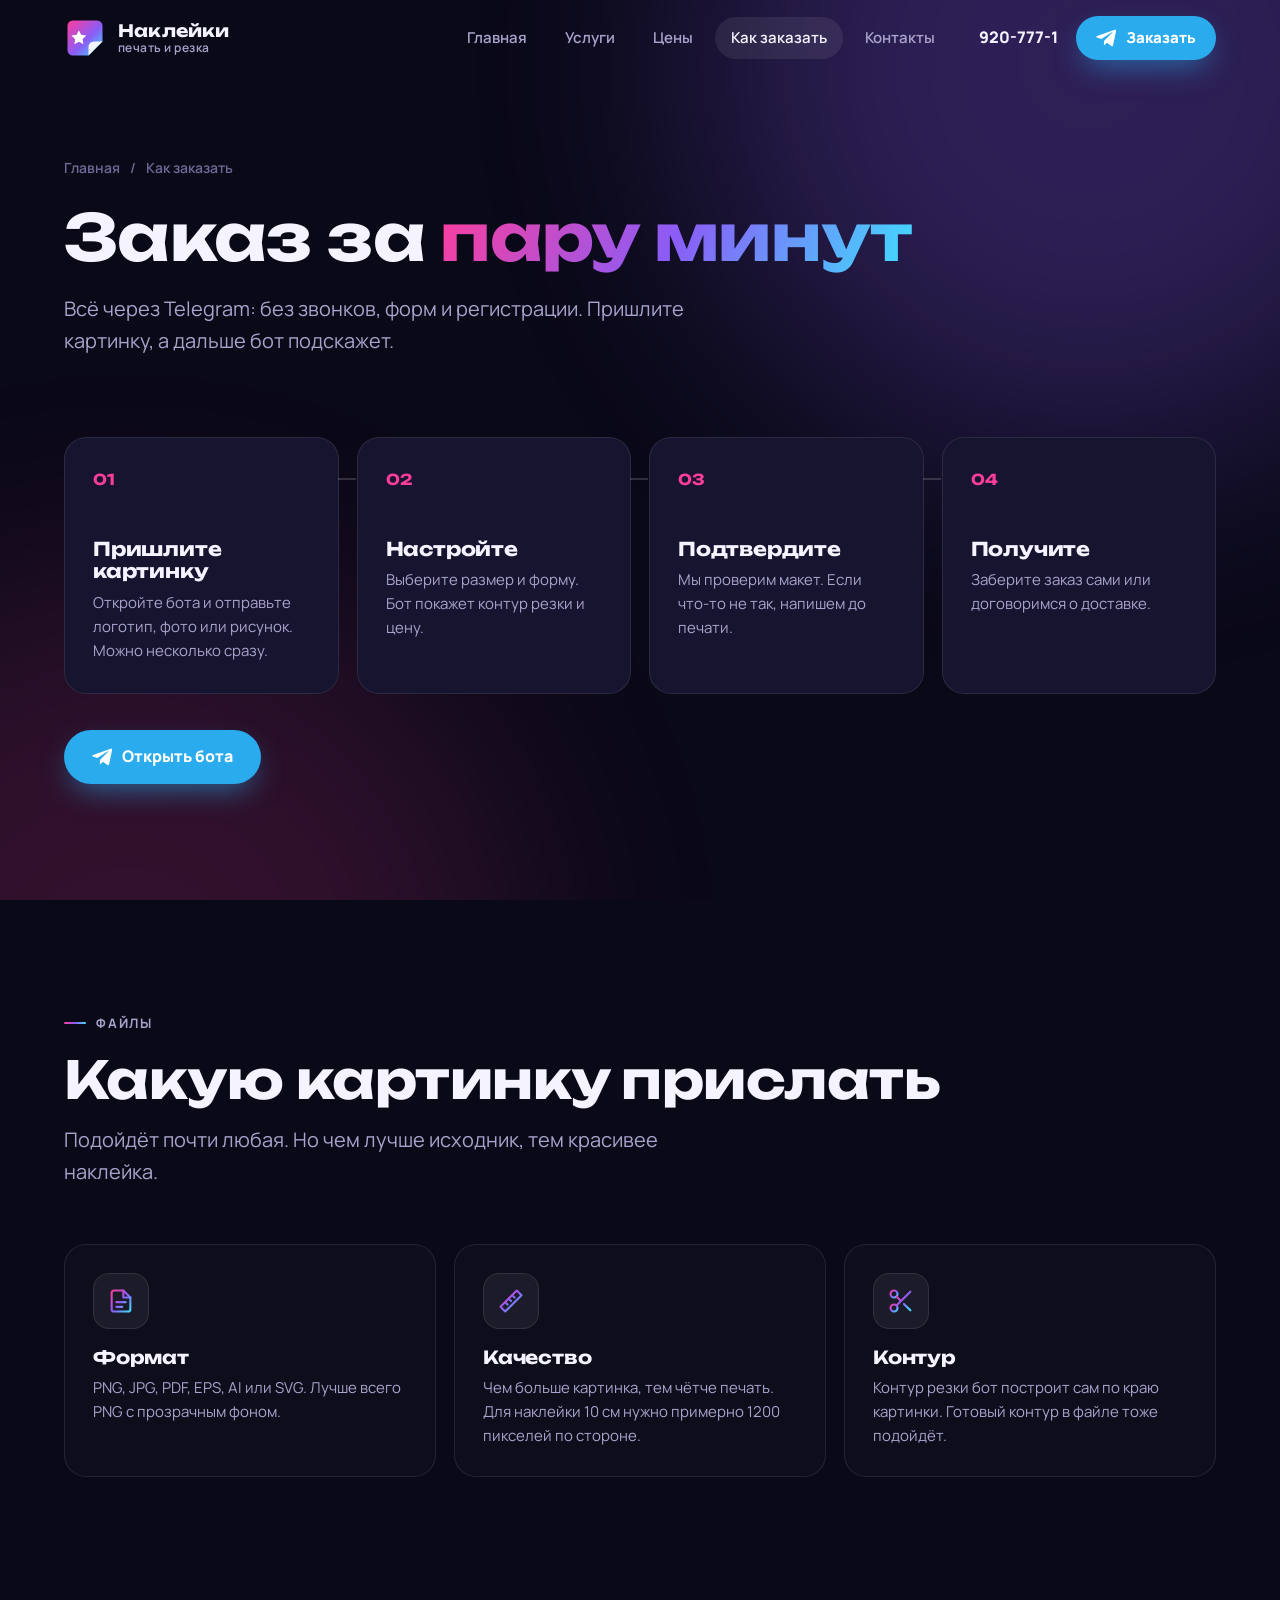
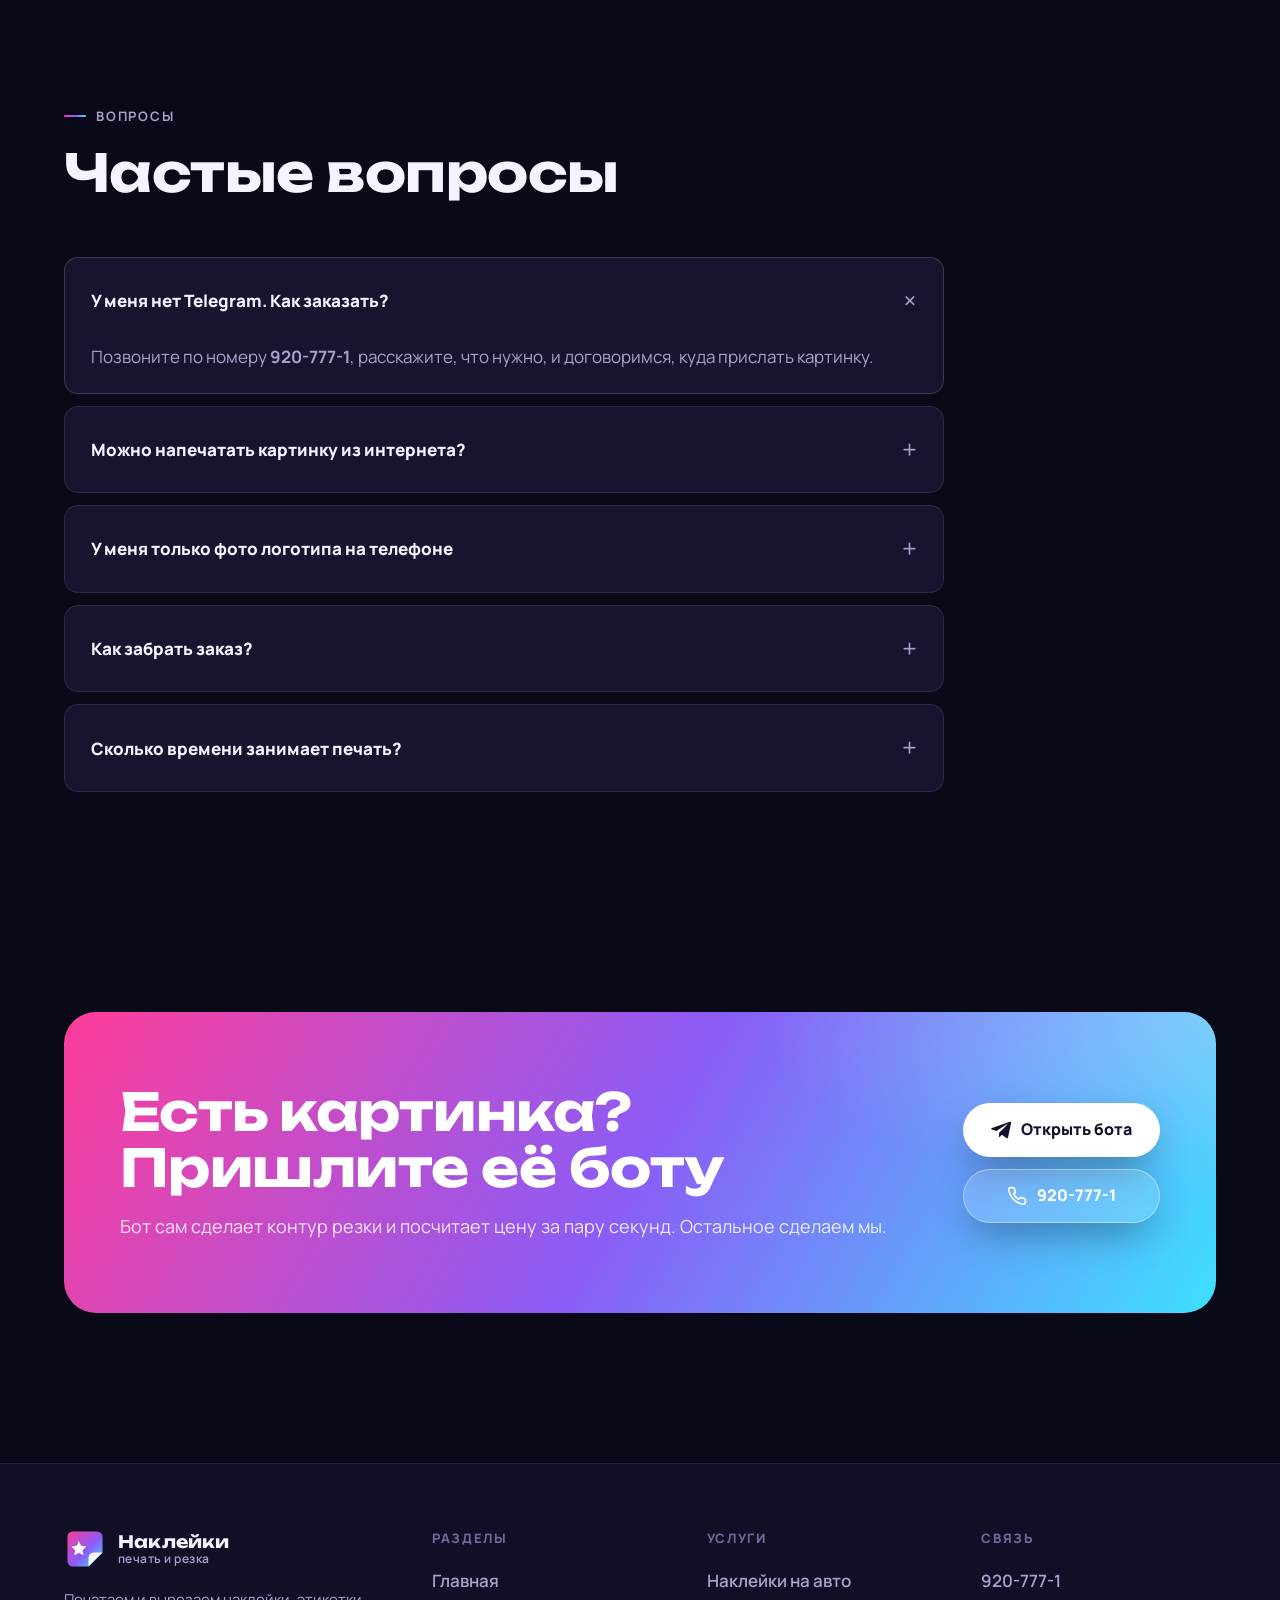
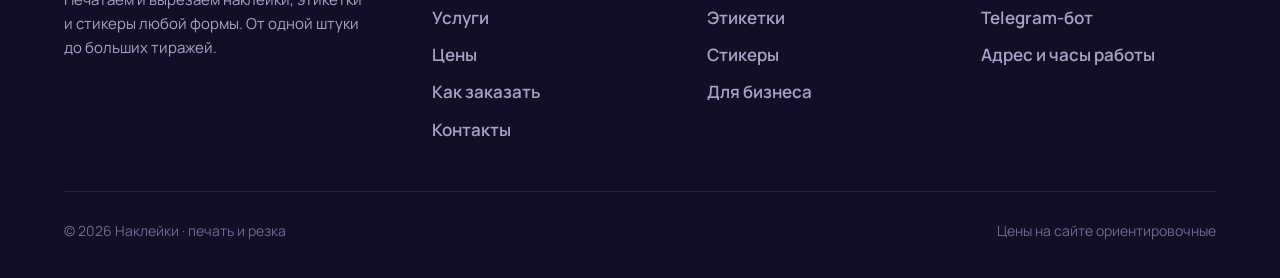
<file: kak-zakazat.html>
<!doctype html>
<html lang="ru" class="no-js">
<head>
<meta charset="utf-8">
<meta name="viewport" content="width=device-width, initial-scale=1">
<title>Как заказать наклейки</title>
<meta name="description" content="Заказ наклеек в Telegram: пришлите картинку, выберите размер, подтвердите заказ и заберите готовые наклейки. Требования к файлам.">
<meta property="og:title" content="Как заказать наклейки">
<meta property="og:description" content="Заказ наклеек в Telegram: пришлите картинку, выберите размер, подтвердите заказ и заберите готовые наклейки. Требования к файлам.">
<meta property="og:type" content="website">
<meta name="theme-color" content="#0a0918">
<link rel="icon" href="assets/favicon.svg" type="image/svg+xml">
<link rel="preconnect" href="https://fonts.googleapis.com">
<link rel="preconnect" href="https://fonts.gstatic.com" crossorigin>
<link href="https://fonts.googleapis.com/css2?family=Manrope:wght@400;600;700;800&family=Unbounded:wght@500;600;700&display=swap" rel="stylesheet">
<link rel="stylesheet" href="assets/style.css">
</head>
<body>
<svg width="0" height="0" style="position:absolute" aria-hidden="true"><defs><linearGradient id="g" x1="0" y1="0" x2="1" y2="1"><stop offset="0" stop-color="#ff3d9a"/><stop offset=".5" stop-color="#8b5cf6"/><stop offset="1" stop-color="#3ee0ff"/></linearGradient></defs></svg>
<div class="bg-glow" aria-hidden="true"></div>

<header class="header">
  <div class="wrap">
    <a class="logo" href="index.html"><svg class="logo-mark" viewBox="0 0 48 48" aria-hidden="true"><defs><linearGradient id="lg" x1="0" y1="0" x2="1" y2="1"><stop offset="0" stop-color="#ff3d9a"/><stop offset=".55" stop-color="#8b5cf6"/><stop offset="1" stop-color="#3ee0ff"/></linearGradient></defs><path d="M10 4h28a6 6 0 0 1 6 6v18L28 44H10a6 6 0 0 1-6-6V10a6 6 0 0 1 6-6z" fill="url(#lg)"/><path d="M44 28H34a6 6 0 0 0-6 6v10z" fill="#fff" opacity=".92"/><path d="M17 15l2.6 5.4 5.9.8-4.3 4.1 1 5.8-5.2-2.8-5.2 2.8 1-5.8-4.3-4.1 5.9-.8z" fill="#fff"/></svg><span>Наклейки<small>печать и резка</small></span></a>
    <nav class="menu" aria-label="Меню"><a href="index.html">Главная</a><a href="uslugi.html">Услуги</a><a href="ceny.html">Цены</a><a href="kak-zakazat.html" class=active>Как заказать</a><a href="kontakty.html">Контакты</a></nav>
    <div class="header-cta">
      <a class="header-phone" href="tel:9207771">920-777-1</a>
      <a class="btn btn-tg btn-sm" href="https://t.me/" data-tg target="_blank" rel="noopener"><svg viewBox="0 0 24 24" fill="currentColor"><path d="M9.8 15.3l-.4 5.4c.6 0 .8-.2 1.1-.5l2.6-2.5 5.4 4c1 .5 1.7.3 2-.9l3.6-17c.3-1.5-.6-2.1-1.6-1.7L1.2 9.6c-1.4.6-1.4 1.4-.2 1.8l5.4 1.7L19 5.2c.6-.4 1.1-.2.7.2"/></svg>Заказать</a>
    </div>
    <button class="burger" aria-label="Открыть меню" aria-expanded="false"><span></span></button>
  </div>
</header>

<main>

<section class="page-hero">
  <div class="wrap">
    <div class="crumbs"><a href="index.html">Главная</a><span>/</span><span>Как заказать</span></div>
    <h1>Заказ за <span class="grad-text">пару минут</span></h1>
    <p class="lead">Всё через Telegram: без звонков, форм и регистрации. Пришлите картинку, а дальше бот подскажет.</p>
  </div>
</section>

<section style="padding-top:0">
  <div class="wrap">
    <div class="steps">
      <div class="step reveal"><h3>Пришлите картинку</h3><p>Откройте бота и отправьте логотип, фото или рисунок. Можно несколько сразу.</p></div>
      <div class="step reveal"><h3>Настройте</h3><p>Выберите размер и форму. Бот покажет контур резки и цену.</p></div>
      <div class="step reveal"><h3>Подтвердите</h3><p>Мы проверим макет. Если что-то не так, напишем до печати.</p></div>
      <div class="step reveal"><h3>Получите</h3><p>Заберите заказ сами или договоримся о доставке.</p></div>
    </div>
    <div style="margin-top:36px" class="reveal"><a class="btn btn-tg" href="https://t.me/" data-tg target="_blank" rel="noopener"><svg viewBox="0 0 24 24" fill="currentColor"><path d="M9.8 15.3l-.4 5.4c.6 0 .8-.2 1.1-.5l2.6-2.5 5.4 4c1 .5 1.7.3 2-.9l3.6-17c.3-1.5-.6-2.1-1.6-1.7L1.2 9.6c-1.4.6-1.4 1.4-.2 1.8l5.4 1.7L19 5.2c.6-.4 1.1-.2.7.2"/></svg>Открыть бота</a></div>
  </div>
</section>

<section>
  <div class="wrap">
    <div class="section-head reveal">
      <div>
        <div class="eyebrow">Файлы</div>
        <h2>Какую картинку прислать</h2>
        <p class="lead">Подойдёт почти любая. Но чем лучше исходник, тем красивее наклейка.</p>
      </div>
    </div>
    <div class="reqs">
      <div class="req reveal"><div class="tile-ic"><svg viewBox="0 0 24 24" fill="none" stroke="url(#g)" stroke-width="1.8" stroke-linecap="round" stroke-linejoin="round"><path d="M14 3H6a2 2 0 0 0-2 2v14a2 2 0 0 0 2 2h12a2 2 0 0 0 2-2V9z"/><path d="M14 3v6h6M8 13h8M8 17h5"/></svg></div><h3>Формат</h3><p>PNG, JPG, PDF, EPS, AI или SVG. Лучше всего PNG с прозрачным фоном.</p></div>
      <div class="req reveal"><div class="tile-ic"><svg viewBox="0 0 24 24" fill="none" stroke="url(#g)" stroke-width="1.8" stroke-linecap="round" stroke-linejoin="round"><path d="M3 17L17 3l4 4L7 21z"/><path d="M7 13l2 2M10 10l2 2M13 7l2 2"/></svg></div><h3>Качество</h3><p>Чем больше картинка, тем чётче печать. Для наклейки 10 см нужно примерно 1200 пикселей по стороне.</p></div>
      <div class="req reveal"><div class="tile-ic"><svg viewBox="0 0 24 24" fill="none" stroke="url(#g)" stroke-width="1.8" stroke-linecap="round" stroke-linejoin="round"><circle cx="6" cy="6" r="3"/><circle cx="6" cy="18" r="3"/><path d="M20 4L8.1 15.9M14.5 14.5L20 20M8.1 8.1L12 12"/></svg></div><h3>Контур</h3><p>Контур резки бот построит сам по краю картинки. Готовый контур в файле тоже подойдёт.</p></div>
    </div>
  </div>
</section>

<section>
  <div class="wrap">
    <div class="section-head reveal"><div><div class="eyebrow">Вопросы</div><h2>Частые вопросы</h2></div></div>
    <div class="faq reveal">
      <details open><summary>У меня нет Telegram. Как заказать?</summary><p>Позвоните по номеру <a href="tel:9207771"><b>920-777-1</b></a>, расскажите, что нужно, и договоримся, куда прислать картинку.</p></details>
      <details><summary>Можно напечатать картинку из интернета?</summary><p>Печатаем только то, на что у вас есть права: ваши рисунки, фото, логотипы вашей компании. Чужие бренды и персонажей не печатаем.</p></details>
      <details><summary>У меня только фото логотипа на телефоне</summary><p>Присылайте как есть. Если качества не хватит, перерисуем логотип и скажем стоимость заранее.</p></details>
      <details><summary>Как забрать заказ?</summary><p>Самовывоз или доставка. Детали обсудим, когда заказ будет готов.</p></details>
      <details><summary>Сколько времени занимает печать?</summary><p>Зависит от объёма. Небольшие заказы обычно делаем быстро, срок назовём при подтверждении.</p></details>
    </div>
  </div>
</section>

<section>
  <div class="wrap">
    <div class="cta-band reveal">
      <div>
        <h2>Есть картинка? Пришлите её боту</h2>
        <p>Бот сам сделает контур резки и посчитает цену за пару секунд. Остальное сделаем мы.</p>
      </div>
      <div class="actions">
        <a class="btn" href="https://t.me/" data-tg target="_blank" rel="noopener"><svg viewBox="0 0 24 24" fill="currentColor"><path d="M9.8 15.3l-.4 5.4c.6 0 .8-.2 1.1-.5l2.6-2.5 5.4 4c1 .5 1.7.3 2-.9l3.6-17c.3-1.5-.6-2.1-1.6-1.7L1.2 9.6c-1.4.6-1.4 1.4-.2 1.8l5.4 1.7L19 5.2c.6-.4 1.1-.2.7.2"/></svg>Открыть бота</a>
        <a class="btn btn-ghost" href="tel:9207771"><svg viewBox="0 0 24 24" fill="none" stroke="currentColor" stroke-width="2" stroke-linecap="round" stroke-linejoin="round"><path d="M22 16.9v3a2 2 0 0 1-2.2 2 19.8 19.8 0 0 1-8.6-3.1 19.5 19.5 0 0 1-6-6A19.8 19.8 0 0 1 2.1 4.2 2 2 0 0 1 4.1 2h3a2 2 0 0 1 2 1.7c.1.9.4 1.8.7 2.7a2 2 0 0 1-.5 2.1L8 9.8a16 16 0 0 0 6 6l1.3-1.3a2 2 0 0 1 2.1-.4c.9.3 1.8.6 2.7.7a2 2 0 0 1 1.7 2z"/></svg>920-777-1</a>
      </div>
    </div>
  </div>
</section>
</main>

<footer class="footer">
  <div class="wrap">
    <div class="footer-grid">
      <div>
        <a class="logo" href="index.html"><svg class="logo-mark" viewBox="0 0 48 48" aria-hidden="true"><defs><linearGradient id="lg" x1="0" y1="0" x2="1" y2="1"><stop offset="0" stop-color="#ff3d9a"/><stop offset=".55" stop-color="#8b5cf6"/><stop offset="1" stop-color="#3ee0ff"/></linearGradient></defs><path d="M10 4h28a6 6 0 0 1 6 6v18L28 44H10a6 6 0 0 1-6-6V10a6 6 0 0 1 6-6z" fill="url(#lg)"/><path d="M44 28H34a6 6 0 0 0-6 6v10z" fill="#fff" opacity=".92"/><path d="M17 15l2.6 5.4 5.9.8-4.3 4.1 1 5.8-5.2-2.8-5.2 2.8 1-5.8-4.3-4.1 5.9-.8z" fill="#fff"/></svg><span>Наклейки<small>печать и резка</small></span></a>
        <p>Печатаем и вырезаем наклейки, этикетки и стикеры любой формы. От одной штуки до больших тиражей.</p>
      </div>
      <div>
        <h4>Разделы</h4>
        <ul><li><a href="index.html">Главная</a></li><li><a href="uslugi.html">Услуги</a></li><li><a href="ceny.html">Цены</a></li><li><a href="kak-zakazat.html">Как заказать</a></li><li><a href="kontakty.html">Контакты</a></li></ul>
      </div>
      <div>
        <h4>Услуги</h4>
        <ul>
          <li><a href="uslugi.html#auto">Наклейки на авто</a></li>
          <li><a href="uslugi.html#labels">Этикетки</a></li>
          <li><a href="uslugi.html#stickers">Стикеры</a></li>
          <li><a href="uslugi.html#business">Для бизнеса</a></li>
        </ul>
      </div>
      <div>
        <h4>Связь</h4>
        <ul>
          <li><a href="tel:9207771">920-777-1</a></li>
          <li><a href="https://t.me/" data-tg target="_blank" rel="noopener">Telegram-бот</a></li>
          <li><a href="kontakty.html">Адрес и часы работы</a></li>
        </ul>
      </div>
    </div>
    <div class="footer-bottom">
      <span>© <span data-year>2026</span> Наклейки · печать и резка</span>
      <span>Цены на сайте ориентировочные</span>
    </div>
  </div>
</footer>

<div class="fab"><a class="btn btn-tg" href="https://t.me/" data-tg target="_blank" rel="noopener"><svg viewBox="0 0 24 24" fill="currentColor"><path d="M9.8 15.3l-.4 5.4c.6 0 .8-.2 1.1-.5l2.6-2.5 5.4 4c1 .5 1.7.3 2-.9l3.6-17c.3-1.5-.6-2.1-1.6-1.7L1.2 9.6c-1.4.6-1.4 1.4-.2 1.8l5.4 1.7L19 5.2c.6-.4 1.1-.2.7.2"/></svg>Заказать в Telegram</a></div>

<script src="assets/main.js"></script>
</body>
</html>
</file>
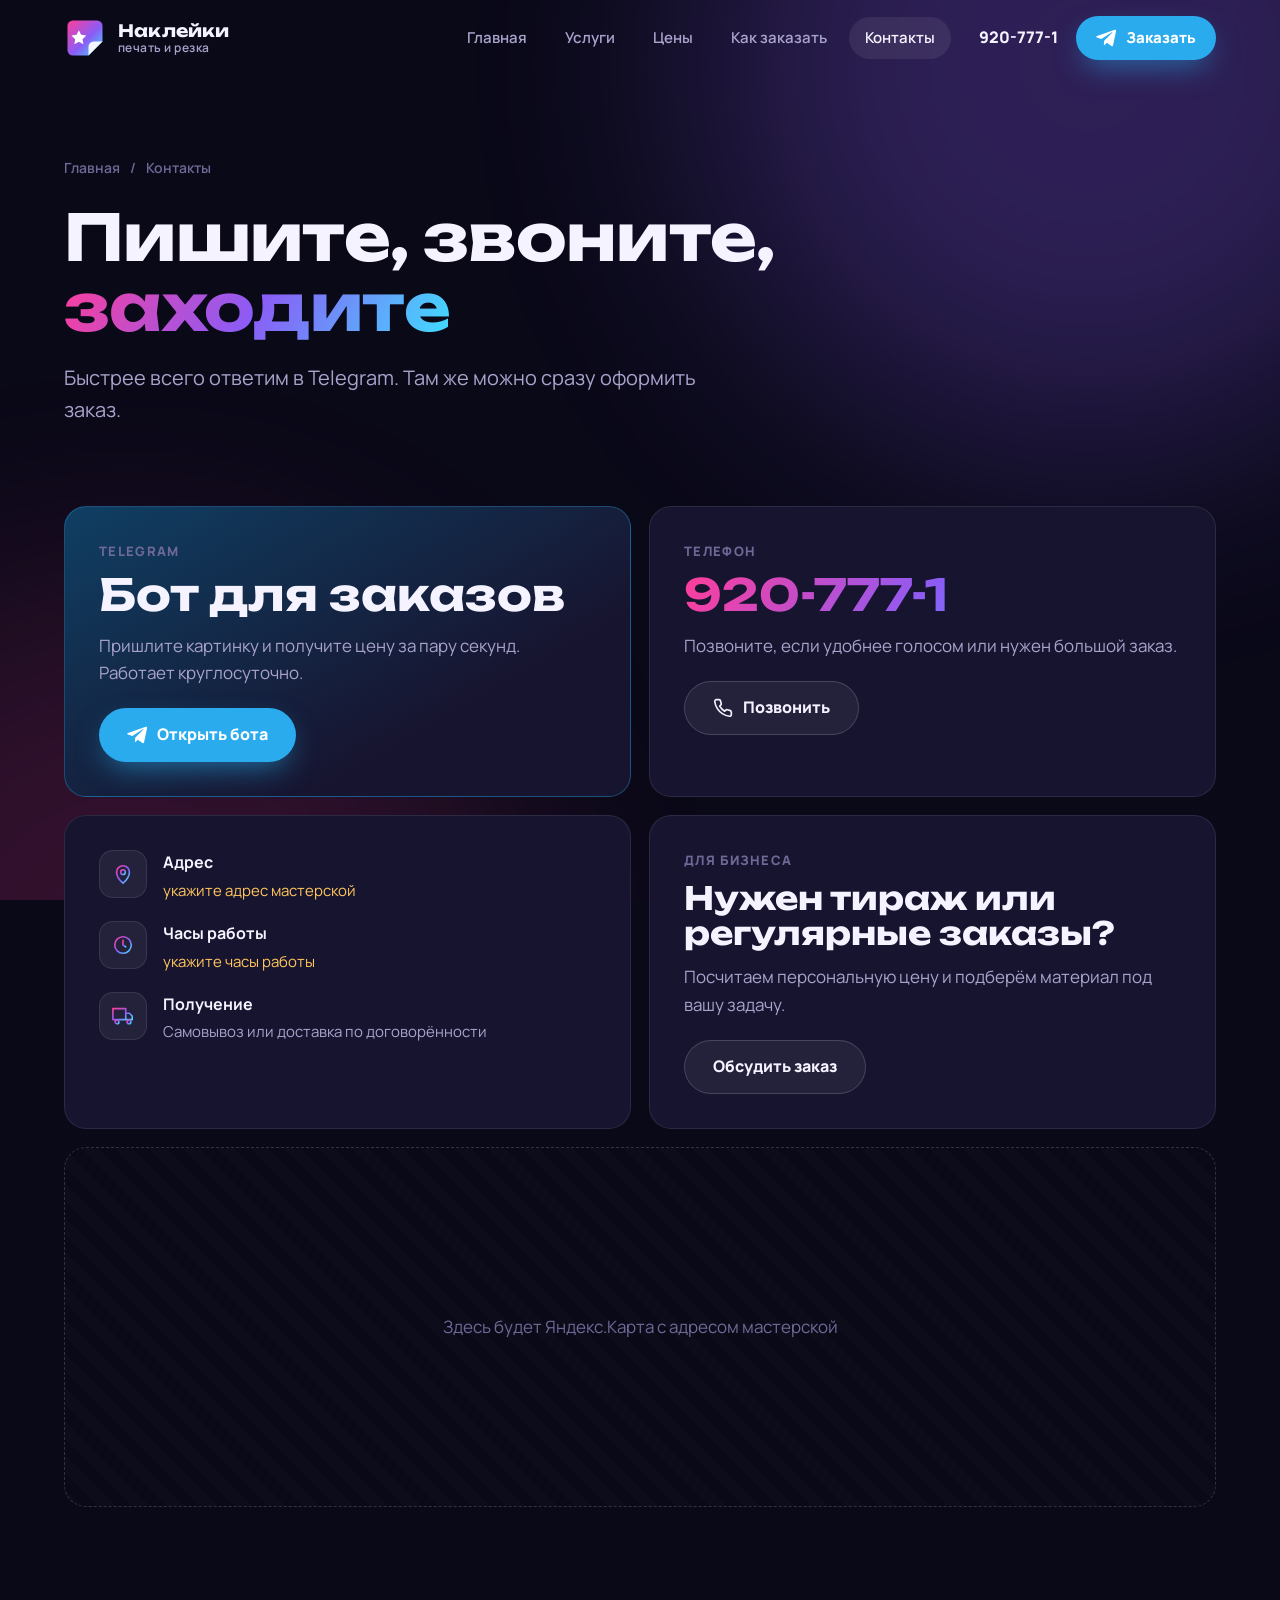
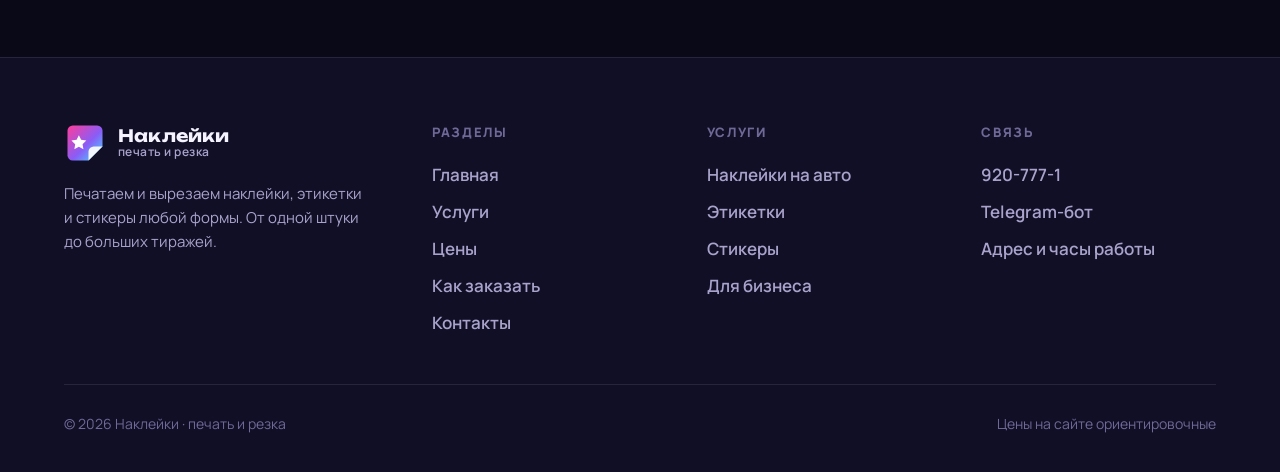
<file: kontakty.html>
<!doctype html>
<html lang="ru" class="no-js">
<head>
<meta charset="utf-8">
<meta name="viewport" content="width=device-width, initial-scale=1">
<title>Контакты</title>
<meta name="description" content="Телефон 920-777-1, Telegram-бот для заказа наклеек, адрес и часы работы.">
<meta property="og:title" content="Контакты">
<meta property="og:description" content="Телефон 920-777-1, Telegram-бот для заказа наклеек, адрес и часы работы.">
<meta property="og:type" content="website">
<meta name="theme-color" content="#0a0918">
<link rel="icon" href="assets/favicon.svg" type="image/svg+xml">
<link rel="preconnect" href="https://fonts.googleapis.com">
<link rel="preconnect" href="https://fonts.gstatic.com" crossorigin>
<link href="https://fonts.googleapis.com/css2?family=Manrope:wght@400;600;700;800&family=Unbounded:wght@500;600;700&display=swap" rel="stylesheet">
<link rel="stylesheet" href="assets/style.css">
</head>
<body>
<svg width="0" height="0" style="position:absolute" aria-hidden="true"><defs><linearGradient id="g" x1="0" y1="0" x2="1" y2="1"><stop offset="0" stop-color="#ff3d9a"/><stop offset=".5" stop-color="#8b5cf6"/><stop offset="1" stop-color="#3ee0ff"/></linearGradient></defs></svg>
<div class="bg-glow" aria-hidden="true"></div>

<header class="header">
  <div class="wrap">
    <a class="logo" href="index.html"><svg class="logo-mark" viewBox="0 0 48 48" aria-hidden="true"><defs><linearGradient id="lg" x1="0" y1="0" x2="1" y2="1"><stop offset="0" stop-color="#ff3d9a"/><stop offset=".55" stop-color="#8b5cf6"/><stop offset="1" stop-color="#3ee0ff"/></linearGradient></defs><path d="M10 4h28a6 6 0 0 1 6 6v18L28 44H10a6 6 0 0 1-6-6V10a6 6 0 0 1 6-6z" fill="url(#lg)"/><path d="M44 28H34a6 6 0 0 0-6 6v10z" fill="#fff" opacity=".92"/><path d="M17 15l2.6 5.4 5.9.8-4.3 4.1 1 5.8-5.2-2.8-5.2 2.8 1-5.8-4.3-4.1 5.9-.8z" fill="#fff"/></svg><span>Наклейки<small>печать и резка</small></span></a>
    <nav class="menu" aria-label="Меню"><a href="index.html">Главная</a><a href="uslugi.html">Услуги</a><a href="ceny.html">Цены</a><a href="kak-zakazat.html">Как заказать</a><a href="kontakty.html" class=active>Контакты</a></nav>
    <div class="header-cta">
      <a class="header-phone" href="tel:9207771">920-777-1</a>
      <a class="btn btn-tg btn-sm" href="https://t.me/" data-tg target="_blank" rel="noopener"><svg viewBox="0 0 24 24" fill="currentColor"><path d="M9.8 15.3l-.4 5.4c.6 0 .8-.2 1.1-.5l2.6-2.5 5.4 4c1 .5 1.7.3 2-.9l3.6-17c.3-1.5-.6-2.1-1.6-1.7L1.2 9.6c-1.4.6-1.4 1.4-.2 1.8l5.4 1.7L19 5.2c.6-.4 1.1-.2.7.2"/></svg>Заказать</a>
    </div>
    <button class="burger" aria-label="Открыть меню" aria-expanded="false"><span></span></button>
  </div>
</header>

<main>

<section class="page-hero">
  <div class="wrap">
    <div class="crumbs"><a href="index.html">Главная</a><span>/</span><span>Контакты</span></div>
    <h1>Пишите, звоните, <span class="grad-text">заходите</span></h1>
    <p class="lead">Быстрее всего ответим в Telegram. Там же можно сразу оформить заказ.</p>
  </div>
</section>

<section style="padding-top:0">
  <div class="wrap">
    <div class="contact-grid">
      <div class="c-card tg reveal">
        <div class="label">Telegram</div>
        <span class="big">Бот для заказов</span>
        <p>Пришлите картинку и получите цену за пару секунд. Работает круглосуточно.</p>
        <a class="btn btn-tg" href="https://t.me/" data-tg target="_blank" rel="noopener"><svg viewBox="0 0 24 24" fill="currentColor"><path d="M9.8 15.3l-.4 5.4c.6 0 .8-.2 1.1-.5l2.6-2.5 5.4 4c1 .5 1.7.3 2-.9l3.6-17c.3-1.5-.6-2.1-1.6-1.7L1.2 9.6c-1.4.6-1.4 1.4-.2 1.8l5.4 1.7L19 5.2c.6-.4 1.1-.2.7.2"/></svg>Открыть бота</a>
      </div>
      <div class="c-card reveal">
        <div class="label">Телефон</div>
        <a class="big grad-text" href="tel:9207771">920-777-1</a>
        <p>Позвоните, если удобнее голосом или нужен большой заказ.</p>
        <a class="btn btn-ghost" href="tel:9207771"><svg viewBox="0 0 24 24" fill="none" stroke="currentColor" stroke-width="2" stroke-linecap="round" stroke-linejoin="round"><path d="M22 16.9v3a2 2 0 0 1-2.2 2 19.8 19.8 0 0 1-8.6-3.1 19.5 19.5 0 0 1-6-6A19.8 19.8 0 0 1 2.1 4.2 2 2 0 0 1 4.1 2h3a2 2 0 0 1 2 1.7c.1.9.4 1.8.7 2.7a2 2 0 0 1-.5 2.1L8 9.8a16 16 0 0 0 6 6l1.3-1.3a2 2 0 0 1 2.1-.4c.9.3 1.8.6 2.7.7a2 2 0 0 1 1.7 2z"/></svg>Позвонить</a>
      </div>
      <div class="c-card reveal">
        <div class="c-list">
          <div class="c-row"><div class="tile-ic"><svg viewBox="0 0 24 24" fill="none" stroke="url(#g)" stroke-width="1.8" stroke-linecap="round" stroke-linejoin="round"><path d="M12 22s7-6.2 7-12a7 7 0 1 0-14 0c0 5.8 7 12 7 12z"/><circle cx="12" cy="10" r="2.5"/></svg></div><div><b>Адрес</b><span><i class="placeholder">укажите адрес мастерской</i></span></div></div>
          <div class="c-row"><div class="tile-ic"><svg viewBox="0 0 24 24" fill="none" stroke="url(#g)" stroke-width="1.8" stroke-linecap="round" stroke-linejoin="round"><circle cx="12" cy="12" r="9"/><path d="M12 7v5l3 2"/></svg></div><div><b>Часы работы</b><span><i class="placeholder">укажите часы работы</i></span></div></div>
          <div class="c-row"><div class="tile-ic"><svg viewBox="0 0 24 24" fill="none" stroke="url(#g)" stroke-width="1.8" stroke-linecap="round" stroke-linejoin="round"><path d="M1 4h14v12H1zM15 9h4l3 3v4h-7"/><circle cx="5.5" cy="18.5" r="2"/><circle cx="18.5" cy="18.5" r="2"/></svg></div><div><b>Получение</b><span>Самовывоз или доставка по договорённости</span></div></div>
        </div>
      </div>
      <div class="c-card reveal">
        <div class="label">Для бизнеса</div>
        <span class="big" style="font-size:clamp(24px,2.6vw,32px)">Нужен тираж или регулярные заказы?</span>
        <p>Посчитаем персональную цену и подберём материал под вашу задачу.</p>
        <a class="btn btn-ghost" href="tel:9207771">Обсудить заказ</a>
      </div>
      <div class="map reveal">Здесь будет Яндекс.Карта с адресом мастерской</div>
    </div>
  </div>
</section>
</main>

<footer class="footer">
  <div class="wrap">
    <div class="footer-grid">
      <div>
        <a class="logo" href="index.html"><svg class="logo-mark" viewBox="0 0 48 48" aria-hidden="true"><defs><linearGradient id="lg" x1="0" y1="0" x2="1" y2="1"><stop offset="0" stop-color="#ff3d9a"/><stop offset=".55" stop-color="#8b5cf6"/><stop offset="1" stop-color="#3ee0ff"/></linearGradient></defs><path d="M10 4h28a6 6 0 0 1 6 6v18L28 44H10a6 6 0 0 1-6-6V10a6 6 0 0 1 6-6z" fill="url(#lg)"/><path d="M44 28H34a6 6 0 0 0-6 6v10z" fill="#fff" opacity=".92"/><path d="M17 15l2.6 5.4 5.9.8-4.3 4.1 1 5.8-5.2-2.8-5.2 2.8 1-5.8-4.3-4.1 5.9-.8z" fill="#fff"/></svg><span>Наклейки<small>печать и резка</small></span></a>
        <p>Печатаем и вырезаем наклейки, этикетки и стикеры любой формы. От одной штуки до больших тиражей.</p>
      </div>
      <div>
        <h4>Разделы</h4>
        <ul><li><a href="index.html">Главная</a></li><li><a href="uslugi.html">Услуги</a></li><li><a href="ceny.html">Цены</a></li><li><a href="kak-zakazat.html">Как заказать</a></li><li><a href="kontakty.html">Контакты</a></li></ul>
      </div>
      <div>
        <h4>Услуги</h4>
        <ul>
          <li><a href="uslugi.html#auto">Наклейки на авто</a></li>
          <li><a href="uslugi.html#labels">Этикетки</a></li>
          <li><a href="uslugi.html#stickers">Стикеры</a></li>
          <li><a href="uslugi.html#business">Для бизнеса</a></li>
        </ul>
      </div>
      <div>
        <h4>Связь</h4>
        <ul>
          <li><a href="tel:9207771">920-777-1</a></li>
          <li><a href="https://t.me/" data-tg target="_blank" rel="noopener">Telegram-бот</a></li>
          <li><a href="kontakty.html">Адрес и часы работы</a></li>
        </ul>
      </div>
    </div>
    <div class="footer-bottom">
      <span>© <span data-year>2026</span> Наклейки · печать и резка</span>
      <span>Цены на сайте ориентировочные</span>
    </div>
  </div>
</footer>

<div class="fab"><a class="btn btn-tg" href="https://t.me/" data-tg target="_blank" rel="noopener"><svg viewBox="0 0 24 24" fill="currentColor"><path d="M9.8 15.3l-.4 5.4c.6 0 .8-.2 1.1-.5l2.6-2.5 5.4 4c1 .5 1.7.3 2-.9l3.6-17c.3-1.5-.6-2.1-1.6-1.7L1.2 9.6c-1.4.6-1.4 1.4-.2 1.8l5.4 1.7L19 5.2c.6-.4 1.1-.2.7.2"/></svg>Заказать в Telegram</a></div>

<script src="assets/main.js"></script>
</body>
</html>
</file>
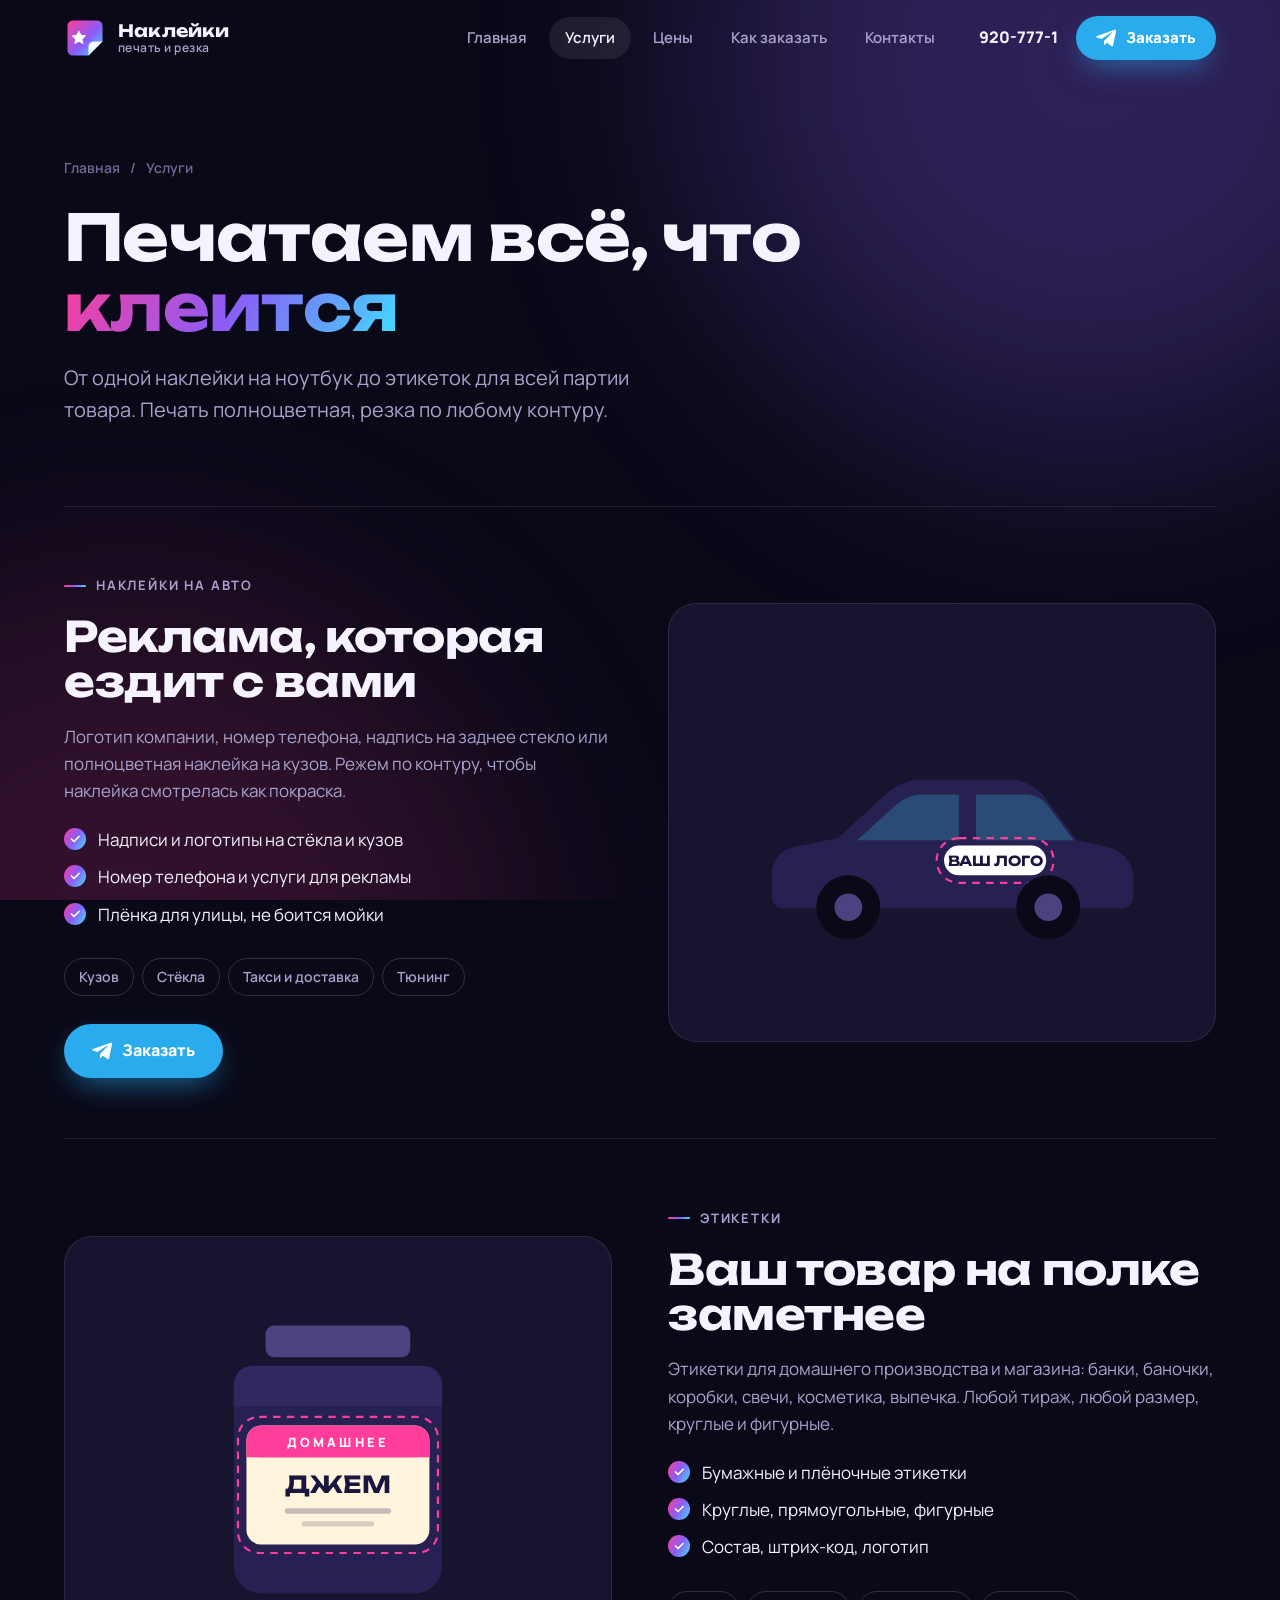
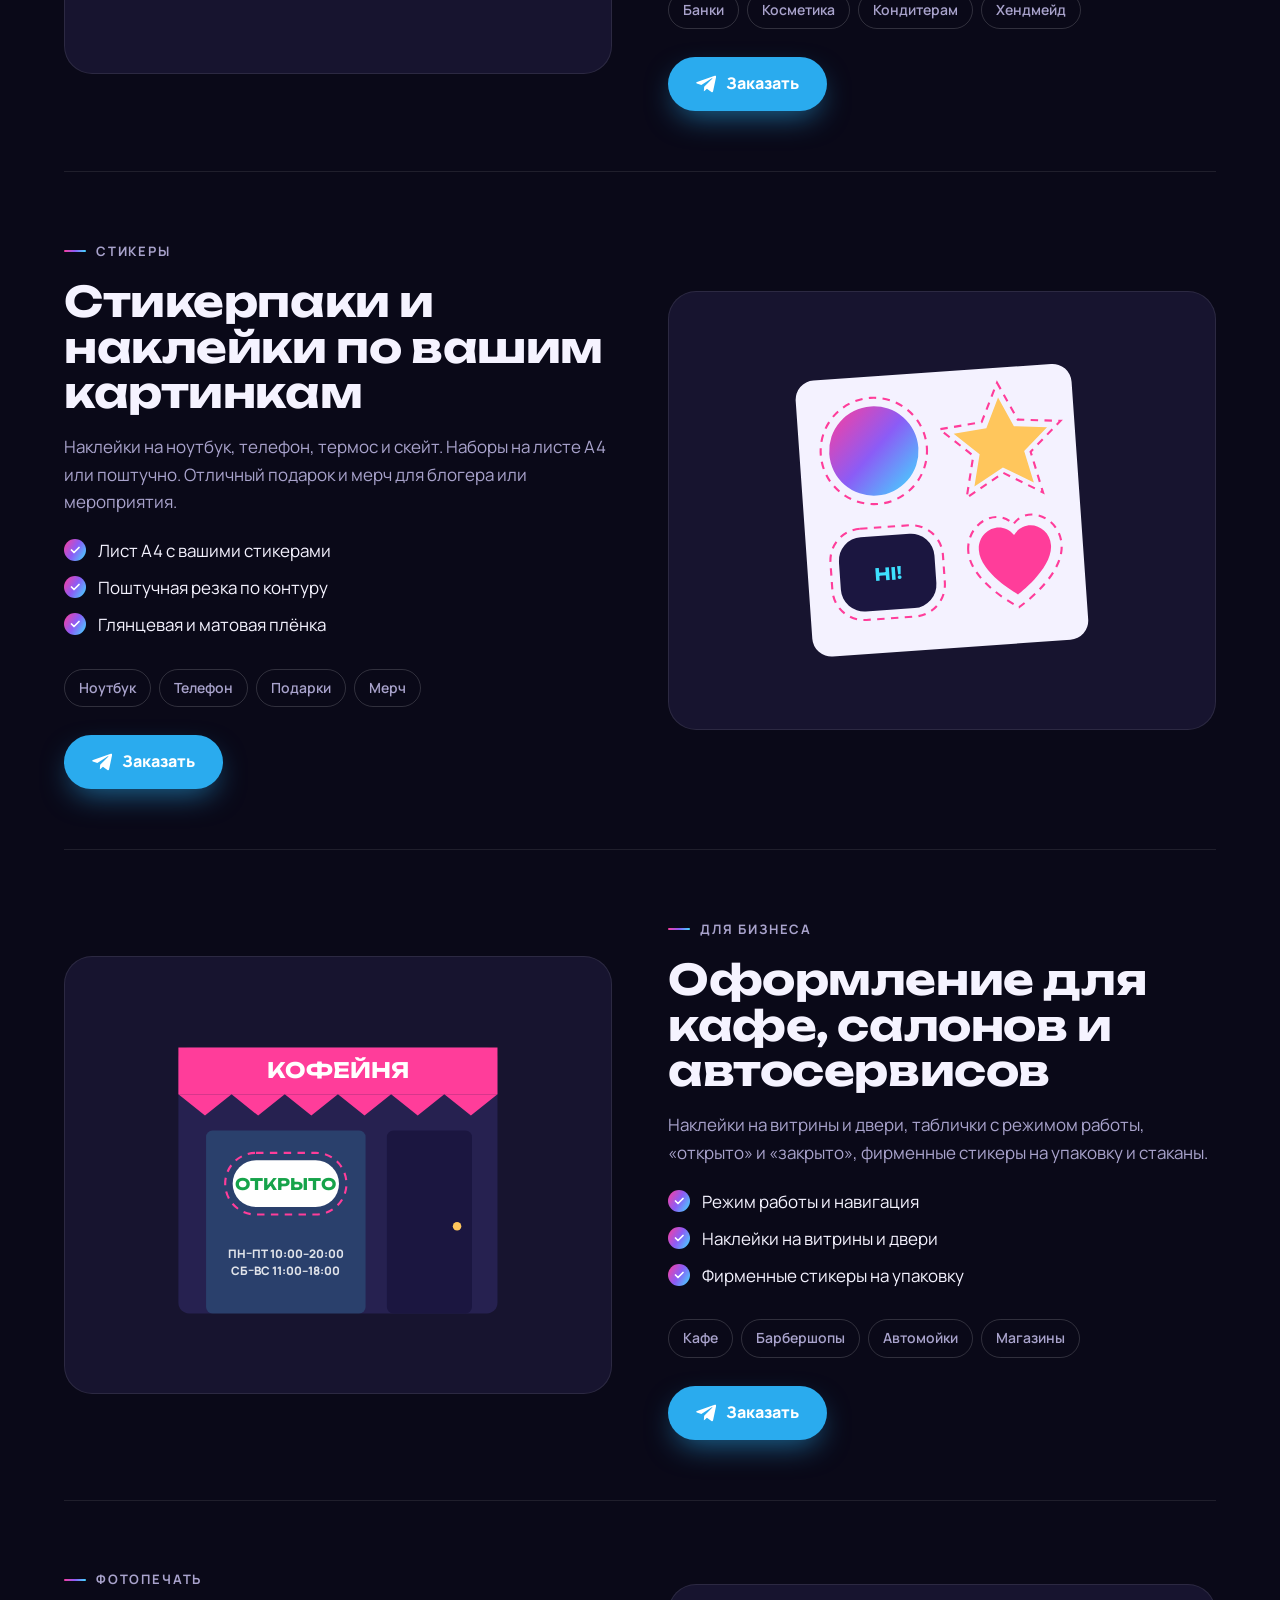
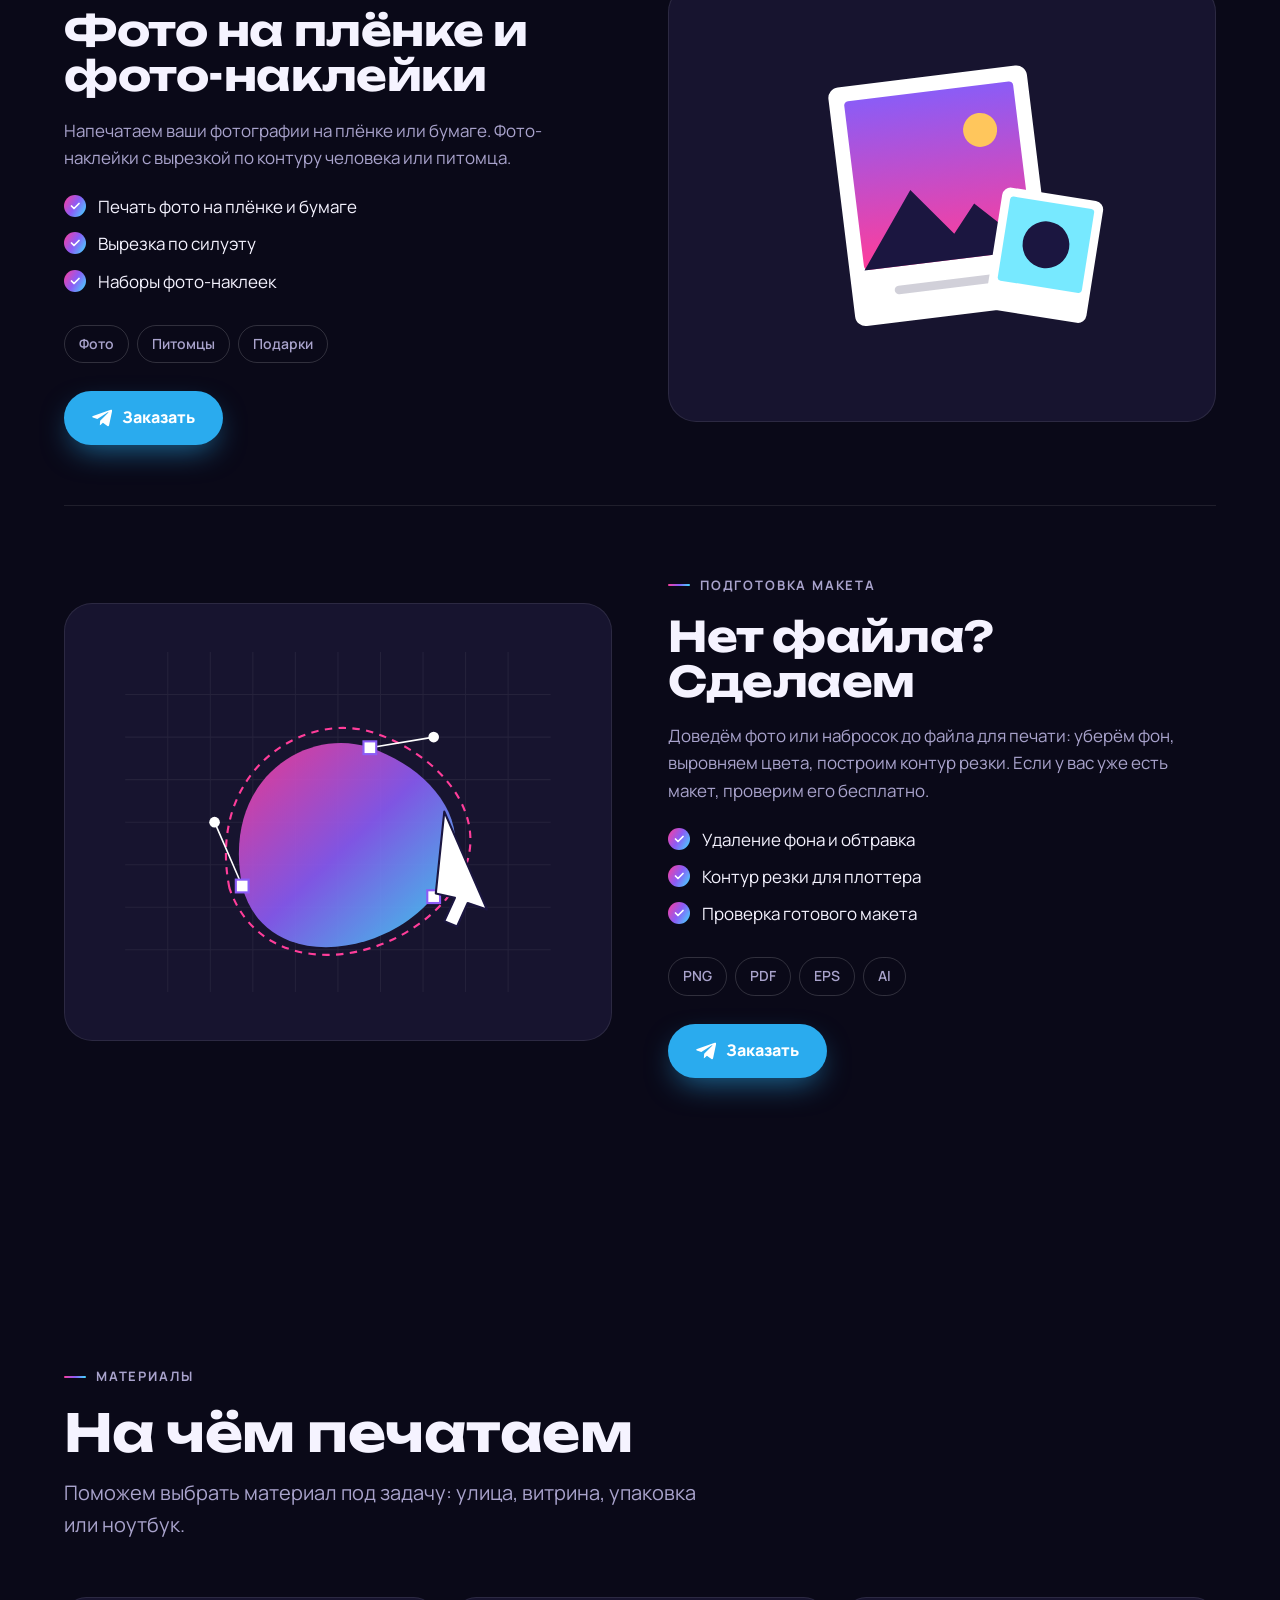
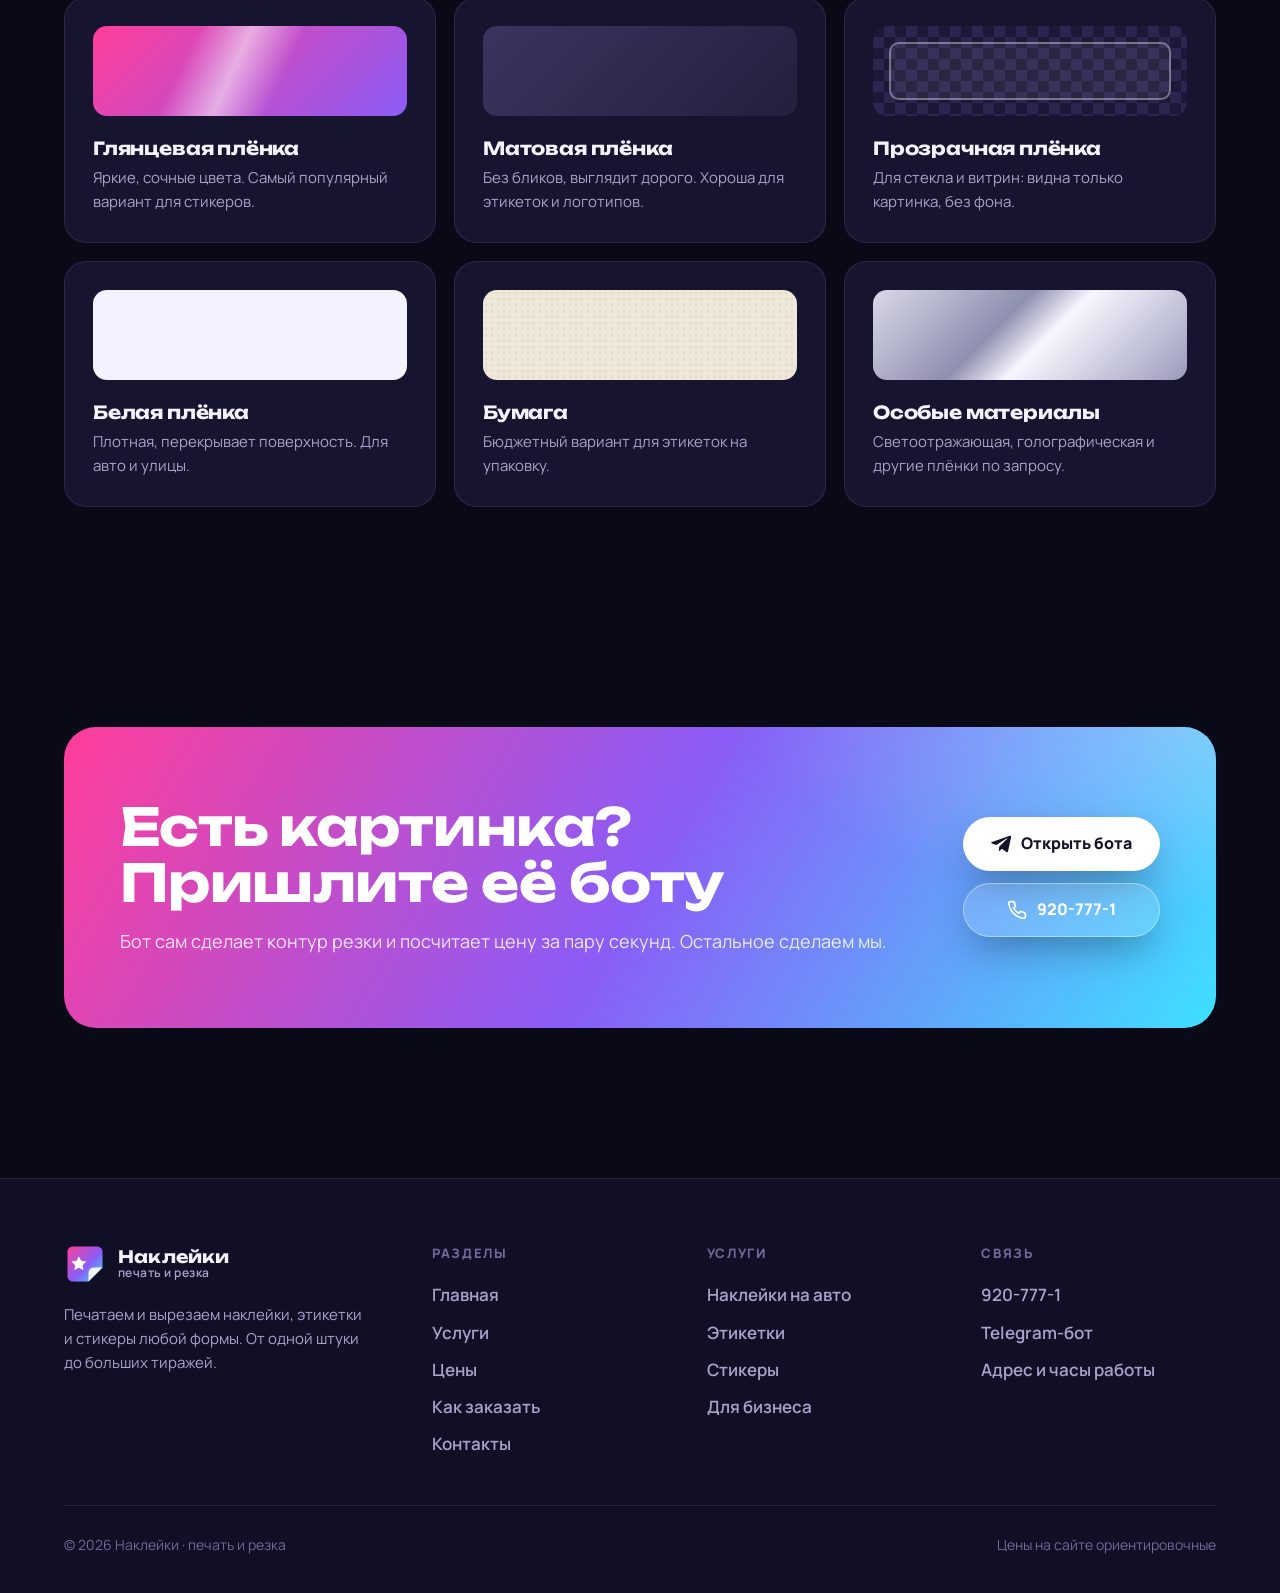
<file: uslugi.html>
<!doctype html>
<html lang="ru" class="no-js">
<head>
<meta charset="utf-8">
<meta name="viewport" content="width=device-width, initial-scale=1">
<title>Услуги — наклейки на авто, этикетки, стикеры</title>
<meta name="description" content="Наклейки на авто, этикетки, стикеры, оформление витрин, фотопечать и подготовка макетов. Печать и контурная резка от 1 штуки.">
<meta property="og:title" content="Услуги — наклейки на авто, этикетки, стикеры">
<meta property="og:description" content="Наклейки на авто, этикетки, стикеры, оформление витрин, фотопечать и подготовка макетов. Печать и контурная резка от 1 штуки.">
<meta property="og:type" content="website">
<meta name="theme-color" content="#0a0918">
<link rel="icon" href="assets/favicon.svg" type="image/svg+xml">
<link rel="preconnect" href="https://fonts.googleapis.com">
<link rel="preconnect" href="https://fonts.gstatic.com" crossorigin>
<link href="https://fonts.googleapis.com/css2?family=Manrope:wght@400;600;700;800&family=Unbounded:wght@500;600;700&display=swap" rel="stylesheet">
<link rel="stylesheet" href="assets/style.css">
</head>
<body>
<svg width="0" height="0" style="position:absolute" aria-hidden="true"><defs><linearGradient id="g" x1="0" y1="0" x2="1" y2="1"><stop offset="0" stop-color="#ff3d9a"/><stop offset=".5" stop-color="#8b5cf6"/><stop offset="1" stop-color="#3ee0ff"/></linearGradient></defs></svg>
<div class="bg-glow" aria-hidden="true"></div>

<header class="header">
  <div class="wrap">
    <a class="logo" href="index.html"><svg class="logo-mark" viewBox="0 0 48 48" aria-hidden="true"><defs><linearGradient id="lg" x1="0" y1="0" x2="1" y2="1"><stop offset="0" stop-color="#ff3d9a"/><stop offset=".55" stop-color="#8b5cf6"/><stop offset="1" stop-color="#3ee0ff"/></linearGradient></defs><path d="M10 4h28a6 6 0 0 1 6 6v18L28 44H10a6 6 0 0 1-6-6V10a6 6 0 0 1 6-6z" fill="url(#lg)"/><path d="M44 28H34a6 6 0 0 0-6 6v10z" fill="#fff" opacity=".92"/><path d="M17 15l2.6 5.4 5.9.8-4.3 4.1 1 5.8-5.2-2.8-5.2 2.8 1-5.8-4.3-4.1 5.9-.8z" fill="#fff"/></svg><span>Наклейки<small>печать и резка</small></span></a>
    <nav class="menu" aria-label="Меню"><a href="index.html">Главная</a><a href="uslugi.html" class=active>Услуги</a><a href="ceny.html">Цены</a><a href="kak-zakazat.html">Как заказать</a><a href="kontakty.html">Контакты</a></nav>
    <div class="header-cta">
      <a class="header-phone" href="tel:9207771">920-777-1</a>
      <a class="btn btn-tg btn-sm" href="https://t.me/" data-tg target="_blank" rel="noopener"><svg viewBox="0 0 24 24" fill="currentColor"><path d="M9.8 15.3l-.4 5.4c.6 0 .8-.2 1.1-.5l2.6-2.5 5.4 4c1 .5 1.7.3 2-.9l3.6-17c.3-1.5-.6-2.1-1.6-1.7L1.2 9.6c-1.4.6-1.4 1.4-.2 1.8l5.4 1.7L19 5.2c.6-.4 1.1-.2.7.2"/></svg>Заказать</a>
    </div>
    <button class="burger" aria-label="Открыть меню" aria-expanded="false"><span></span></button>
  </div>
</header>

<main>

<section class="page-hero">
  <div class="wrap">
    <div class="crumbs"><a href="index.html">Главная</a><span>/</span><span>Услуги</span></div>
    <h1>Печатаем всё, что <span class="grad-text">клеится</span></h1>
    <p class="lead">От одной наклейки на ноутбук до этикеток для всей партии товара. Печать полноцветная, резка по любому контуру.</p>
  </div>
</section>

<section style="padding-top:0">
  <div class="wrap">
    <div class="svc" id="auto">
      <div class="reveal">
        <div class="eyebrow">Наклейки на авто</div>
        <h2>Реклама, которая ездит с вами</h2>
        <p>Логотип компании, номер телефона, надпись на заднее стекло или полноцветная наклейка на кузов. Режем по контуру, чтобы наклейка смотрелась как покраска.</p>
        <ul class="checks"><li>Надписи и логотипы на стёкла и кузов</li><li>Номер телефона и услуги для рекламы</li><li>Плёнка для улицы, не боится мойки</li></ul>
        <div class="tags"><span>Кузов</span><span>Стёкла</span><span>Такси и доставка</span><span>Тюнинг</span></div>
        <a class="btn btn-tg" href="https://t.me/" data-tg target="_blank" rel="noopener"><svg viewBox="0 0 24 24" fill="currentColor"><path d="M9.8 15.3l-.4 5.4c.6 0 .8-.2 1.1-.5l2.6-2.5 5.4 4c1 .5 1.7.3 2-.9l3.6-17c.3-1.5-.6-2.1-1.6-1.7L1.2 9.6c-1.4.6-1.4 1.4-.2 1.8l5.4 1.7L19 5.2c.6-.4 1.1-.2.7.2"/></svg>Заказать</a>
      </div>
      <div class="svc-art reveal"><svg viewBox="0 0 400 320" aria-hidden="true">
<defs><linearGradient id="aG" x1="0" y1="0" x2="1" y2="0"><stop offset="0" stop-color="#ff3d9a"/><stop offset="1" stop-color="#8b5cf6"/></linearGradient></defs>
<path d="M40 210c0-14 8-24 22-27l40-8 46-42c10-9 22-13 35-13h80c14 0 26 6 34 17l30 40 28 6c14 3 25 15 25 29v18c0 6-5 11-11 11H51c-6 0-11-5-11-11z" fill="#262150"/>
<path d="M120 177l38-34c7-6 15-9 24-9h34v43zM232 134h46c9 0 17 4 22 11l24 32h-92z" fill="#3ee0ff" opacity=".22"/>
<path d="M70 205h270" stroke="url(#aG)" stroke-width="10" stroke-linecap="round"/>
<g transform="translate(250 196)"><rect x="-48" y="-14" width="96" height="28" rx="14" fill="#fff"/><text y="5" text-anchor="middle" font-family="Unbounded,sans-serif" font-weight="700" font-size="13" fill="#1b1640">ВАШ ЛОГО</text><rect x="-55" y="-21" width="110" height="42" rx="21" class="cut"/></g>
<circle cx="112" cy="240" r="30" fill="#0a0918"/><circle cx="112" cy="240" r="13" fill="#4a4380"/>
<circle cx="300" cy="240" r="30" fill="#0a0918"/><circle cx="300" cy="240" r="13" fill="#4a4380"/>
</svg></div>
    </div>
    <div class="svc" id="labels">
      <div class="reveal">
        <div class="eyebrow">Этикетки</div>
        <h2>Ваш товар на полке заметнее</h2>
        <p>Этикетки для домашнего производства и магазина: банки, баночки, коробки, свечи, косметика, выпечка. Любой тираж, любой размер, круглые и фигурные.</p>
        <ul class="checks"><li>Бумажные и плёночные этикетки</li><li>Круглые, прямоугольные, фигурные</li><li>Состав, штрих-код, логотип</li></ul>
        <div class="tags"><span>Банки</span><span>Косметика</span><span>Кондитерам</span><span>Хендмейд</span></div>
        <a class="btn btn-tg" href="https://t.me/" data-tg target="_blank" rel="noopener"><svg viewBox="0 0 24 24" fill="currentColor"><path d="M9.8 15.3l-.4 5.4c.6 0 .8-.2 1.1-.5l2.6-2.5 5.4 4c1 .5 1.7.3 2-.9l3.6-17c.3-1.5-.6-2.1-1.6-1.7L1.2 9.6c-1.4.6-1.4 1.4-.2 1.8l5.4 1.7L19 5.2c.6-.4 1.1-.2.7.2"/></svg>Заказать</a>
      </div>
      <div class="svc-art reveal"><svg viewBox="0 0 400 320" aria-hidden="true">
<rect x="132" y="38" width="136" height="30" rx="8" fill="#4a4380"/>
<path d="M120 76h160c10 0 18 8 18 18v170c0 14-11 26-26 26H128c-15 0-26-12-26-26V94c0-10 8-18 18-18z" fill="#262150"/>
<path d="M120 76h160c10 0 18 8 18 18v20H102V94c0-10 8-18 18-18z" fill="#2f2960"/>
<rect x="114" y="132" width="172" height="112" rx="14" fill="#fff4dc"/>
<rect x="114" y="132" width="172" height="30" rx="14" fill="#ff3d9a"/><rect x="114" y="148" width="172" height="14" fill="#ff3d9a"/>
<text x="200" y="152" text-anchor="middle" font-family="Manrope,sans-serif" font-weight="800" font-size="12" fill="#fff" letter-spacing="3">ДОМАШНЕЕ</text>
<text x="200" y="196" text-anchor="middle" font-family="Unbounded,sans-serif" font-weight="700" font-size="22" fill="#1b1640">ДЖЕМ</text>
<rect x="150" y="210" width="100" height="5" rx="2.5" fill="#1b1640" opacity=".25"/><rect x="166" y="222" width="68" height="5" rx="2.5" fill="#1b1640" opacity=".18"/>
<rect x="106" y="124" width="188" height="128" rx="20" class="cut"/>
</svg></div>
    </div>
    <div class="svc" id="stickers">
      <div class="reveal">
        <div class="eyebrow">Стикеры</div>
        <h2>Стикерпаки и наклейки по вашим картинкам</h2>
        <p>Наклейки на ноутбук, телефон, термос и скейт. Наборы на листе A4 или поштучно. Отличный подарок и мерч для блогера или мероприятия.</p>
        <ul class="checks"><li>Лист A4 с вашими стикерами</li><li>Поштучная резка по контуру</li><li>Глянцевая и матовая плёнка</li></ul>
        <div class="tags"><span>Ноутбук</span><span>Телефон</span><span>Подарки</span><span>Мерч</span></div>
        <a class="btn btn-tg" href="https://t.me/" data-tg target="_blank" rel="noopener"><svg viewBox="0 0 24 24" fill="currentColor"><path d="M9.8 15.3l-.4 5.4c.6 0 .8-.2 1.1-.5l2.6-2.5 5.4 4c1 .5 1.7.3 2-.9l3.6-17c.3-1.5-.6-2.1-1.6-1.7L1.2 9.6c-1.4.6-1.4 1.4-.2 1.8l5.4 1.7L19 5.2c.6-.4 1.1-.2.7.2"/></svg>Заказать</a>
      </div>
      <div class="svc-art reveal"><svg viewBox="0 0 400 320" aria-hidden="true">
<defs><linearGradient id="sG" x1="0" y1="0" x2="1" y2="1"><stop offset="0" stop-color="#ff3d9a"/><stop offset=".5" stop-color="#8b5cf6"/><stop offset="1" stop-color="#3ee0ff"/></linearGradient></defs>
<rect x="70" y="30" width="260" height="260" rx="18" fill="#f4f2ff" transform="rotate(-4 200 160)"/>
<g transform="rotate(-4 200 160)">
<circle cx="140" cy="100" r="42" fill="url(#sG)"/><circle cx="140" cy="100" r="50" class="cut"/>
<path d="M260 58l13 28 31 3-23 21 7 30-28-16-28 16 7-30-23-21 31-3z" fill="#ffc65c"/><path d="M260 44l17 36 40 4-30 27 9 39-36-21-36 21 9-39-30-27 40-4z" class="cut"/>
<rect x="100" y="180" width="90" height="70" rx="22" fill="#1b1640"/><text x="145" y="222" text-anchor="middle" font-family="Unbounded,sans-serif" font-weight="700" font-size="16" fill="#3ee0ff">HI!</text><rect x="92" y="172" width="106" height="86" rx="30" class="cut"/>
<path d="M232 200c0-18 22-28 34-12 12-16 34-6 34 12 0 22-34 44-34 44s-34-22-34-44z" fill="#ff3d9a"/><path d="M222 200c0-26 30-40 44-22 14-18 44-4 44 22 0 30-44 56-44 56s-44-26-44-56z" class="cut"/>
</g>
</svg></div>
    </div>
    <div class="svc" id="business">
      <div class="reveal">
        <div class="eyebrow">Для бизнеса</div>
        <h2>Оформление для кафе, салонов и автосервисов</h2>
        <p>Наклейки на витрины и двери, таблички с режимом работы, «открыто» и «закрыто», фирменные стикеры на упаковку и стаканы.</p>
        <ul class="checks"><li>Режим работы и навигация</li><li>Наклейки на витрины и двери</li><li>Фирменные стикеры на упаковку</li></ul>
        <div class="tags"><span>Кафе</span><span>Барбершопы</span><span>Автомойки</span><span>Магазины</span></div>
        <a class="btn btn-tg" href="https://t.me/" data-tg target="_blank" rel="noopener"><svg viewBox="0 0 24 24" fill="currentColor"><path d="M9.8 15.3l-.4 5.4c.6 0 .8-.2 1.1-.5l2.6-2.5 5.4 4c1 .5 1.7.3 2-.9l3.6-17c.3-1.5-.6-2.1-1.6-1.7L1.2 9.6c-1.4.6-1.4 1.4-.2 1.8l5.4 1.7L19 5.2c.6-.4 1.1-.2.7.2"/></svg>Заказать</a>
      </div>
      <div class="svc-art reveal"><svg viewBox="0 0 400 320" aria-hidden="true">
<rect x="50" y="40" width="300" height="250" rx="10" fill="#262150"/>
<path d="M50 40h300v44H50z" fill="#ff3d9a"/>
<path d="M50 84l25 20 25-20 25 20 25-20 25 20 25-20 25 20 25-20 25 20 25-20 25 20 25-20" fill="#ff3d9a"/>
<rect x="76" y="118" width="150" height="172" rx="6" fill="#3ee0ff" opacity=".16"/>
<rect x="246" y="118" width="80" height="172" rx="6" fill="#1b1640"/>
<circle cx="312" cy="208" r="4" fill="#ffc65c"/>
<g transform="translate(151 168)"><rect x="-50" y="-22" width="100" height="44" rx="22" fill="#fff"/><text y="6" text-anchor="middle" font-family="Unbounded,sans-serif" font-weight="700" font-size="15" fill="#16a34a">ОТКРЫТО</text><rect x="-57" y="-29" width="114" height="58" rx="29" class="cut"/></g>
<g transform="translate(151 238)" font-family="Manrope,sans-serif" font-weight="800" font-size="11" fill="#fff" fill-opacity=".85" text-anchor="middle"><text y="0">ПН–ПТ 10:00–20:00</text><text y="16">СБ–ВС 11:00–18:00</text></g>
<text x="200" y="69" text-anchor="middle" font-family="Unbounded,sans-serif" font-weight="700" font-size="20" fill="#fff">КОФЕЙНЯ</text>
</svg></div>
    </div>
    <div class="svc" id="photo">
      <div class="reveal">
        <div class="eyebrow">Фотопечать</div>
        <h2>Фото на плёнке и фото-наклейки</h2>
        <p>Напечатаем ваши фотографии на плёнке или бумаге. Фото-наклейки с вырезкой по контуру человека или питомца.</p>
        <ul class="checks"><li>Печать фото на плёнке и бумаге</li><li>Вырезка по силуэту</li><li>Наборы фото-наклеек</li></ul>
        <div class="tags"><span>Фото</span><span>Питомцы</span><span>Подарки</span></div>
        <a class="btn btn-tg" href="https://t.me/" data-tg target="_blank" rel="noopener"><svg viewBox="0 0 24 24" fill="currentColor"><path d="M9.8 15.3l-.4 5.4c.6 0 .8-.2 1.1-.5l2.6-2.5 5.4 4c1 .5 1.7.3 2-.9l3.6-17c.3-1.5-.6-2.1-1.6-1.7L1.2 9.6c-1.4.6-1.4 1.4-.2 1.8l5.4 1.7L19 5.2c.6-.4 1.1-.2.7.2"/></svg>Заказать</a>
      </div>
      <div class="svc-art reveal"><svg viewBox="0 0 400 320" aria-hidden="true">
<defs><linearGradient id="pG" x1="0" y1="0" x2="0" y2="1"><stop offset="0" stop-color="#8b5cf6"/><stop offset="1" stop-color="#ff3d9a"/></linearGradient></defs>
<g transform="rotate(-7 200 160)"><rect x="106" y="40" width="188" height="226" rx="10" fill="#fff"/><rect x="120" y="54" width="160" height="160" rx="4" fill="url(#pG)"/><circle cx="244" cy="96" r="16" fill="#ffc65c"/><path d="M120 214l52-70 36 46 22-26 50 50z" fill="#1b1640"/><rect x="146" y="232" width="108" height="8" rx="4" fill="#1b1640" opacity=".2"/></g>
<g transform="rotate(9 290 210)"><rect x="248" y="150" width="96" height="116" rx="8" fill="#fff"/><rect x="256" y="158" width="80" height="80" rx="3" fill="#3ee0ff" opacity=".7"/><circle cx="296" cy="198" r="22" fill="#1b1640"/></g>
</svg></div>
    </div>
    <div class="svc" id="layout">
      <div class="reveal">
        <div class="eyebrow">Подготовка макета</div>
        <h2>Нет файла? Сделаем</h2>
        <p>Доведём фото или набросок до файла для печати: уберём фон, выровняем цвета, построим контур резки. Если у вас уже есть макет, проверим его бесплатно.</p>
        <ul class="checks"><li>Удаление фона и обтравка</li><li>Контур резки для плоттера</li><li>Проверка готового макета</li></ul>
        <div class="tags"><span>PNG</span><span>PDF</span><span>EPS</span><span>AI</span></div>
        <a class="btn btn-tg" href="https://t.me/" data-tg target="_blank" rel="noopener"><svg viewBox="0 0 24 24" fill="currentColor"><path d="M9.8 15.3l-.4 5.4c.6 0 .8-.2 1.1-.5l2.6-2.5 5.4 4c1 .5 1.7.3 2-.9l3.6-17c.3-1.5-.6-2.1-1.6-1.7L1.2 9.6c-1.4.6-1.4 1.4-.2 1.8l5.4 1.7L19 5.2c.6-.4 1.1-.2.7.2"/></svg>Заказать</a>
      </div>
      <div class="svc-art reveal"><svg viewBox="0 0 400 320" aria-hidden="true">
<defs><linearGradient id="lG" x1="0" y1="0" x2="1" y2="1"><stop offset="0" stop-color="#ff3d9a"/><stop offset=".5" stop-color="#8b5cf6"/><stop offset="1" stop-color="#3ee0ff"/></linearGradient></defs>
<g stroke="#fff" stroke-opacity=".06">
<path d="M0 40h400M0 80h400M0 120h400M0 160h400M0 200h400M0 240h400M0 280h400M40 0v320M80 0v320M120 0v320M160 0v320M200 0v320M240 0v320M280 0v320M320 0v320M360 0v320"/></g>
<path d="M110 220C90 120 170 70 230 90s110 80 60 140-160 70-180-10z" fill="url(#lG)" opacity=".9"/>
<path d="M98 222C76 112 168 54 234 76s124 90 68 156-174 78-204-10z" class="cut"/>
<g stroke="#fff" stroke-width="1.5"><path d="M110 220L84 160M230 90l60-10"/></g>
<g fill="#fff" stroke="#8b5cf6" stroke-width="2"><rect x="104" y="214" width="12" height="12"/><rect x="224" y="84" width="12" height="12"/><rect x="284" y="224" width="12" height="12"/></g>
<g fill="#fff"><circle cx="84" cy="160" r="5"/><circle cx="290" cy="80" r="5"/></g>
<path d="M300 150l40 92-18-6-10 22-12-5 10-22-18-4z" fill="#fff" stroke="#1b1640" stroke-width="2" stroke-linejoin="round"/>
</svg></div>
    </div>
  </div>
</section>

<section>
  <div class="wrap">
    <div class="section-head reveal">
      <div>
        <div class="eyebrow">Материалы</div>
        <h2>На чём печатаем</h2>
        <p class="lead">Поможем выбрать материал под задачу: улица, витрина, упаковка или ноутбук.</p>
      </div>
    </div>
    <div class="materials">
      <div class="mat reveal"><div class="sw sw-gloss"></div><h3>Глянцевая плёнка</h3><p>Яркие, сочные цвета. Самый популярный вариант для стикеров.</p></div>
      <div class="mat reveal"><div class="sw sw-matte"></div><h3>Матовая плёнка</h3><p>Без бликов, выглядит дорого. Хороша для этикеток и логотипов.</p></div>
      <div class="mat reveal"><div class="sw sw-clear"></div><h3>Прозрачная плёнка</h3><p>Для стекла и витрин: видна только картинка, без фона.</p></div>
      <div class="mat reveal"><div class="sw sw-white"></div><h3>Белая плёнка</h3><p>Плотная, перекрывает поверхность. Для авто и улицы.</p></div>
      <div class="mat reveal"><div class="sw sw-paper"></div><h3>Бумага</h3><p>Бюджетный вариант для этикеток на упаковку.</p></div>
      <div class="mat reveal"><div class="sw sw-reflect"></div><h3>Особые материалы</h3><p>Светоотражающая, голографическая и другие плёнки по запросу.</p></div>
    </div>
  </div>
</section>

<section>
  <div class="wrap">
    <div class="cta-band reveal">
      <div>
        <h2>Есть картинка? Пришлите её боту</h2>
        <p>Бот сам сделает контур резки и посчитает цену за пару секунд. Остальное сделаем мы.</p>
      </div>
      <div class="actions">
        <a class="btn" href="https://t.me/" data-tg target="_blank" rel="noopener"><svg viewBox="0 0 24 24" fill="currentColor"><path d="M9.8 15.3l-.4 5.4c.6 0 .8-.2 1.1-.5l2.6-2.5 5.4 4c1 .5 1.7.3 2-.9l3.6-17c.3-1.5-.6-2.1-1.6-1.7L1.2 9.6c-1.4.6-1.4 1.4-.2 1.8l5.4 1.7L19 5.2c.6-.4 1.1-.2.7.2"/></svg>Открыть бота</a>
        <a class="btn btn-ghost" href="tel:9207771"><svg viewBox="0 0 24 24" fill="none" stroke="currentColor" stroke-width="2" stroke-linecap="round" stroke-linejoin="round"><path d="M22 16.9v3a2 2 0 0 1-2.2 2 19.8 19.8 0 0 1-8.6-3.1 19.5 19.5 0 0 1-6-6A19.8 19.8 0 0 1 2.1 4.2 2 2 0 0 1 4.1 2h3a2 2 0 0 1 2 1.7c.1.9.4 1.8.7 2.7a2 2 0 0 1-.5 2.1L8 9.8a16 16 0 0 0 6 6l1.3-1.3a2 2 0 0 1 2.1-.4c.9.3 1.8.6 2.7.7a2 2 0 0 1 1.7 2z"/></svg>920-777-1</a>
      </div>
    </div>
  </div>
</section>
</main>

<footer class="footer">
  <div class="wrap">
    <div class="footer-grid">
      <div>
        <a class="logo" href="index.html"><svg class="logo-mark" viewBox="0 0 48 48" aria-hidden="true"><defs><linearGradient id="lg" x1="0" y1="0" x2="1" y2="1"><stop offset="0" stop-color="#ff3d9a"/><stop offset=".55" stop-color="#8b5cf6"/><stop offset="1" stop-color="#3ee0ff"/></linearGradient></defs><path d="M10 4h28a6 6 0 0 1 6 6v18L28 44H10a6 6 0 0 1-6-6V10a6 6 0 0 1 6-6z" fill="url(#lg)"/><path d="M44 28H34a6 6 0 0 0-6 6v10z" fill="#fff" opacity=".92"/><path d="M17 15l2.6 5.4 5.9.8-4.3 4.1 1 5.8-5.2-2.8-5.2 2.8 1-5.8-4.3-4.1 5.9-.8z" fill="#fff"/></svg><span>Наклейки<small>печать и резка</small></span></a>
        <p>Печатаем и вырезаем наклейки, этикетки и стикеры любой формы. От одной штуки до больших тиражей.</p>
      </div>
      <div>
        <h4>Разделы</h4>
        <ul><li><a href="index.html">Главная</a></li><li><a href="uslugi.html">Услуги</a></li><li><a href="ceny.html">Цены</a></li><li><a href="kak-zakazat.html">Как заказать</a></li><li><a href="kontakty.html">Контакты</a></li></ul>
      </div>
      <div>
        <h4>Услуги</h4>
        <ul>
          <li><a href="uslugi.html#auto">Наклейки на авто</a></li>
          <li><a href="uslugi.html#labels">Этикетки</a></li>
          <li><a href="uslugi.html#stickers">Стикеры</a></li>
          <li><a href="uslugi.html#business">Для бизнеса</a></li>
        </ul>
      </div>
      <div>
        <h4>Связь</h4>
        <ul>
          <li><a href="tel:9207771">920-777-1</a></li>
          <li><a href="https://t.me/" data-tg target="_blank" rel="noopener">Telegram-бот</a></li>
          <li><a href="kontakty.html">Адрес и часы работы</a></li>
        </ul>
      </div>
    </div>
    <div class="footer-bottom">
      <span>© <span data-year>2026</span> Наклейки · печать и резка</span>
      <span>Цены на сайте ориентировочные</span>
    </div>
  </div>
</footer>

<div class="fab"><a class="btn btn-tg" href="https://t.me/" data-tg target="_blank" rel="noopener"><svg viewBox="0 0 24 24" fill="currentColor"><path d="M9.8 15.3l-.4 5.4c.6 0 .8-.2 1.1-.5l2.6-2.5 5.4 4c1 .5 1.7.3 2-.9l3.6-17c.3-1.5-.6-2.1-1.6-1.7L1.2 9.6c-1.4.6-1.4 1.4-.2 1.8l5.4 1.7L19 5.2c.6-.4 1.1-.2.7.2"/></svg>Заказать в Telegram</a></div>

<script src="assets/main.js"></script>
</body>
</html>
</file>
<file: assets/style.css>
/* ===== Токены ===== */
:root{
  --bg:#0a0918;
  --bg-2:#110f26;
  --surface:#17142f;
  --surface-2:#1e1a3d;
  --line:rgba(255,255,255,.09);
  --line-2:rgba(255,255,255,.16);
  --text:#f5f3ff;
  --muted:#a9a3cc;
  --dim:#6f6997;
  --violet:#8b5cf6;
  --pink:#ff3d9a;
  --gold:#ffc65c;
  --cyan:#3ee0ff;
  --tg:#2aabee;
  --grad:linear-gradient(120deg,var(--pink) 0%,var(--violet) 50%,var(--cyan) 100%);
  --r:22px;
  --r-sm:14px;
  --shadow:0 20px 60px -20px rgba(0,0,0,.6);
  --font-head:"Unbounded",system-ui,sans-serif;
  --font:"Manrope",system-ui,-apple-system,"Segoe UI",sans-serif;
}

*{box-sizing:border-box}
html{scroll-behavior:smooth;-webkit-text-size-adjust:100%}
body{margin:0;background:var(--bg);color:var(--text);font-family:var(--font);font-size:17px;line-height:1.6;overflow-x:hidden}
img,svg{max-width:100%;display:block}
a{color:inherit;text-decoration:none}
button,input,select{font:inherit;color:inherit}
::selection{background:var(--pink);color:#fff}

.wrap{width:100%;max-width:1200px;margin:0 auto;padding:0 24px}
.grad-text{background:var(--grad);-webkit-background-clip:text;background-clip:text;color:transparent}
.gold{color:var(--gold)}

/* фоновые пятна и шум */
.bg-glow{position:fixed;inset:0;pointer-events:none;z-index:-1;overflow:hidden}
.bg-glow::before,.bg-glow::after{content:"";position:absolute;width:60vmax;height:60vmax;border-radius:50%;filter:blur(120px);opacity:.28}
.bg-glow::before{background:var(--violet);top:-25vmax;right:-15vmax}
.bg-glow::after{background:var(--pink);bottom:-35vmax;left:-20vmax;opacity:.16}

/* ===== Шапка ===== */
.header{position:sticky;top:0;z-index:50;transition:background .3s,border-color .3s;border-bottom:1px solid transparent}
.header.scrolled{background:rgba(10,9,24,.78);backdrop-filter:blur(14px);-webkit-backdrop-filter:blur(14px);border-color:var(--line)}
.header .wrap{display:flex;align-items:center;gap:28px;height:76px}
.logo{display:flex;align-items:center;gap:12px;font-family:var(--font-head);font-weight:700;font-size:17px;letter-spacing:.01em;line-height:1.1}
.logo-mark{width:42px;height:42px;flex:none}
.logo small{display:block;font-family:var(--font);font-weight:600;font-size:12px;color:var(--muted);letter-spacing:.04em}
.menu{display:flex;gap:6px;margin-left:auto}
.menu a{padding:9px 16px;border-radius:999px;color:var(--muted);font-weight:600;font-size:15px;transition:color .2s,background .2s}
.menu a:hover{color:var(--text);background:rgba(255,255,255,.05)}
.menu a.active{color:var(--text);background:rgba(255,255,255,.08)}
.header-cta{display:flex;align-items:center;gap:18px}
.header-phone{font-weight:800;font-size:16px;white-space:nowrap}
.burger{display:none;width:44px;height:44px;border-radius:12px;border:1px solid var(--line-2);background:transparent;cursor:pointer;margin-left:auto;position:relative}
.burger span,.burger span::before,.burger span::after{position:absolute;left:12px;width:18px;height:2px;background:var(--text);border-radius:2px;transition:.25s}
.burger span{top:21px}.burger span::before{content:"";left:0;top:-6px}.burger span::after{content:"";left:0;top:6px}
.nav-open .burger span{background:transparent}
.nav-open .burger span::before{top:0;transform:rotate(45deg)}
.nav-open .burger span::after{top:0;transform:rotate(-45deg)}

/* ===== Кнопки ===== */
.btn{display:inline-flex;align-items:center;justify-content:center;gap:10px;height:54px;padding:0 28px;border-radius:999px;font-weight:800;font-size:16px;border:0;cursor:pointer;transition:transform .2s,box-shadow .2s,background .2s;white-space:nowrap}
.btn:hover{transform:translateY(-2px)}
.btn svg{width:20px;height:20px;flex:none}
.btn-tg{background:var(--tg);color:#fff;box-shadow:0 12px 30px -8px rgba(42,171,238,.6)}
.btn-tg:hover{box-shadow:0 16px 36px -8px rgba(42,171,238,.75)}
.btn-grad{background:var(--grad);color:#fff;box-shadow:0 12px 30px -8px rgba(255,61,154,.55)}
.btn-ghost{background:rgba(255,255,255,.06);border:1px solid var(--line-2);color:var(--text)}
.btn-ghost:hover{background:rgba(255,255,255,.1)}
.btn-sm{height:44px;padding:0 20px;font-size:15px}

/* ===== Общие секции ===== */
section{padding:110px 0;position:relative}
.eyebrow{display:inline-flex;align-items:center;gap:10px;font-weight:700;font-size:13px;letter-spacing:.14em;text-transform:uppercase;color:var(--muted);margin-bottom:18px}
.eyebrow::before{content:"";width:22px;height:2px;background:var(--grad);border-radius:2px}
h1,h2,h3{font-family:var(--font-head);font-weight:700;line-height:1.08;margin:0;letter-spacing:-.01em}
h1{font-size:clamp(38px,6.2vw,76px)}
h2{font-size:clamp(30px,4.2vw,52px)}
h3{font-size:21px;line-height:1.2}
.lead{font-size:clamp(17px,1.6vw,20px);color:var(--muted);max-width:640px}
.section-head{display:flex;justify-content:space-between;align-items:flex-end;gap:32px;margin-bottom:56px;flex-wrap:wrap}
.section-head .lead{margin:16px 0 0}

/* ===== Главный экран ===== */
.hero{padding:70px 0 90px}
.hero .wrap{display:grid;grid-template-columns:minmax(0,1.05fr) minmax(0,.95fr);gap:40px;align-items:center}
.hero h1{margin-bottom:24px}
.hero .lead{margin:0 0 36px}
.hero-actions{display:flex;flex-wrap:wrap;gap:14px}
.hero-stats{display:flex;gap:40px;margin-top:52px;flex-wrap:wrap}
.hero-stats b{display:block;font-family:var(--font-head);font-size:30px;line-height:1.1}
.hero-stats span{color:var(--muted);font-size:14px}
.pill{display:inline-flex;align-items:center;gap:10px;padding:8px 16px 8px 8px;border-radius:999px;background:rgba(255,255,255,.05);border:1px solid var(--line);font-size:14px;font-weight:600;color:var(--muted);margin-bottom:28px}
.pill i{font-style:normal;padding:3px 10px;border-radius:999px;background:var(--grad);color:#fff;font-weight:800;font-size:12px}

.hero-art{position:relative;aspect-ratio:1/1;width:100%;max-width:560px;justify-self:center}
.hero-art svg{width:100%;height:100%;overflow:visible}
.float{animation:float 7s ease-in-out infinite;transform-box:fill-box;transform-origin:center}
.float.d2{animation-delay:-2.3s;animation-duration:8s}
.float.d3{animation-delay:-4.1s;animation-duration:9s}
.float.d4{animation-delay:-1.2s;animation-duration:6.5s}
@keyframes float{0%,100%{transform:translateY(0) rotate(0)}50%{transform:translateY(-14px) rotate(1.5deg)}}
.cut{stroke:var(--pink);stroke-width:2;stroke-dasharray:7 6;fill:none;animation:march 1.2s linear infinite}
@keyframes march{to{stroke-dashoffset:-26}}

/* бегущая строка */
.marquee{border-block:1px solid var(--line);background:var(--bg-2);overflow:hidden;padding:22px 0}
.marquee-track{display:flex;gap:44px;width:max-content;animation:marquee 38s linear infinite}
.marquee span{font-family:var(--font-head);font-size:clamp(20px,2.4vw,30px);font-weight:600;white-space:nowrap;display:flex;align-items:center;gap:44px;color:var(--muted)}
.marquee span::after{content:"✦";color:var(--pink);font-size:.7em}
@keyframes marquee{to{transform:translateX(-50%)}}

/* ===== Сетка услуг (bento) ===== */
.bento{display:grid;grid-template-columns:repeat(6,minmax(0,1fr));gap:18px}
.tile{position:relative;overflow:hidden;background:var(--surface);border:1px solid var(--line);border-radius:var(--r);padding:30px;min-height:260px;display:flex;flex-direction:column;transition:border-color .3s,transform .3s}
.tile:hover{border-color:var(--line-2);transform:translateY(-4px)}
.tile.w3{grid-column:span 3}.tile.w2{grid-column:span 2}.tile.w4{grid-column:span 4}
.tile h3{margin-bottom:10px}
.tile p{margin:0;color:var(--muted);font-size:15.5px;max-width:420px}
.tile .more{margin-top:auto;padding-top:22px;font-weight:700;font-size:15px;display:inline-flex;gap:8px;align-items:center}
.tile .more::after{content:"→";transition:transform .2s}
.tile:hover .more::after{transform:translateX(4px)}
.tile-ic{width:56px;height:56px;border-radius:16px;display:grid;place-items:center;margin-bottom:26px;background:rgba(255,255,255,.06);border:1px solid var(--line)}
.tile-ic svg{width:28px;height:28px}
.tile-deco{position:absolute;right:-30px;bottom:-30px;width:200px;height:200px;opacity:.9;pointer-events:none}
.tile.accent{background:linear-gradient(150deg,#2a1559,#17142f 60%)}
.tile.accent-2{background:linear-gradient(150deg,#3a1236,#17142f 60%)}

/* ===== Преимущества ===== */
.features{display:grid;grid-template-columns:repeat(4,minmax(0,1fr));gap:18px}
.feature{padding:28px;border-radius:var(--r);border:1px solid var(--line);background:rgba(255,255,255,.02)}
.feature b{display:block;font-family:var(--font-head);font-size:38px;line-height:1;margin-bottom:14px}
.feature h3{font-size:18px;margin-bottom:8px}
.feature p{margin:0;color:var(--muted);font-size:15px}

/* ===== Шаги ===== */
.steps{display:grid;grid-template-columns:repeat(4,minmax(0,1fr));gap:18px;counter-reset:step}
.step{position:relative;padding:30px 28px;border-radius:var(--r);background:var(--surface);border:1px solid var(--line)}
.step::before{counter-increment:step;content:"0" counter(step);display:block;font-family:var(--font-head);font-size:15px;font-weight:700;margin-bottom:46px;color:var(--pink)}
.step h3{font-size:19px;margin-bottom:8px}
.step p{margin:0;color:var(--muted);font-size:15px}
.step:not(:last-child)::after{content:"";position:absolute;top:40px;right:-18px;width:18px;height:2px;background:var(--line-2)}

/* ===== Калькулятор ===== */
.calc{display:grid;grid-template-columns:minmax(0,1.1fr) minmax(0,.9fr);border-radius:28px;overflow:hidden;border:1px solid var(--line-2);background:var(--surface)}
.calc-form{padding:44px}
.calc-form h2{font-size:clamp(26px,3vw,38px);margin-bottom:10px}
.calc-form>p{color:var(--muted);margin:0 0 32px}
.field{margin-bottom:22px}
.field label{display:flex;justify-content:space-between;font-weight:700;font-size:14px;margin-bottom:10px;color:var(--muted)}
.field label output{color:var(--text);font-family:var(--font-head);font-size:15px}
.row{display:grid;grid-template-columns:1fr 1fr;gap:16px}
input[type=range]{width:100%;-webkit-appearance:none;appearance:none;height:6px;border-radius:6px;background:rgba(255,255,255,.14);outline:none;cursor:pointer}
input[type=range]::-webkit-slider-thumb{-webkit-appearance:none;width:24px;height:24px;border-radius:50%;background:#fff;border:6px solid var(--violet);cursor:pointer;box-shadow:0 4px 14px rgba(139,92,246,.6)}
input[type=range]::-moz-range-thumb{width:14px;height:14px;border-radius:50%;background:#fff;border:6px solid var(--violet);cursor:pointer}
.seg{display:flex;flex-wrap:wrap;gap:8px}
.seg button{padding:10px 16px;border-radius:12px;border:1px solid var(--line-2);background:transparent;cursor:pointer;font-weight:700;font-size:14px;color:var(--muted);transition:.2s}
.seg button.on{background:#fff;color:#14112b;border-color:#fff}
.calc-out{padding:44px;background:radial-gradient(120% 100% at 100% 0%,rgba(139,92,246,.45),transparent 60%),radial-gradient(100% 80% at 0% 100%,rgba(255,61,154,.3),transparent 60%),var(--bg-2);display:flex;flex-direction:column;border-left:1px solid var(--line)}
.calc-out .label{color:var(--muted);font-weight:700;font-size:14px}
.calc-total{font-family:var(--font-head);font-size:clamp(46px,5.4vw,68px);font-weight:700;line-height:1;margin:10px 0 6px}
.calc-sub{color:var(--muted);font-size:15px;margin-bottom:28px}
.calc-preview{flex:1;display:grid;place-items:center;min-height:170px;margin-bottom:28px}
.calc-preview .shape{background:#fff;box-shadow:0 0 0 2px rgba(255,255,255,.9),0 18px 40px -10px rgba(0,0,0,.6);outline:2px dashed var(--pink);outline-offset:6px;transition:all .25s;display:grid;place-items:center;color:#14112b;font-weight:800;font-size:13px;max-width:100%}
.calc-out small{color:var(--dim);font-size:13px;margin-top:14px;display:block}

/* ===== CTA-баннер ===== */
.cta-band{position:relative;overflow:hidden;border-radius:32px;padding:72px 56px;background:var(--grad);display:grid;grid-template-columns:minmax(0,1.3fr) auto;gap:32px;align-items:center}
.cta-band::before{content:"";position:absolute;inset:0;background:radial-gradient(80% 120% at 100% 0%,rgba(255,255,255,.25),transparent 50%);pointer-events:none}
.cta-band h2{color:#fff;position:relative}
.cta-band p{color:rgba(255,255,255,.85);font-size:18px;margin:16px 0 0;position:relative}
.cta-band .btn{position:relative;background:#fff;color:#14112b;box-shadow:0 16px 40px -10px rgba(0,0,0,.4)}
.cta-band .btn-ghost{background:rgba(255,255,255,.15);color:#fff;border-color:rgba(255,255,255,.4)}
.cta-band .actions{display:flex;flex-direction:column;gap:12px}

/* ===== Шапка внутренних страниц ===== */
.page-hero{padding:80px 0 60px}
.page-hero h1{font-size:clamp(36px,5.4vw,64px);margin-bottom:20px;max-width:900px}
.crumbs{display:flex;gap:10px;color:var(--dim);font-size:14px;font-weight:600;margin-bottom:24px}
.crumbs a:hover{color:var(--text)}

/* ===== Услуги (подробно) ===== */
.svc{display:grid;grid-template-columns:minmax(0,1fr) minmax(0,1fr);gap:56px;align-items:center;padding:60px 0;border-top:1px solid var(--line)}
.svc:nth-of-type(even) .svc-art{order:-1}
.svc h2{font-size:clamp(28px,3.4vw,42px);margin-bottom:18px}
.svc p{color:var(--muted);margin:0 0 22px}
.svc-art{aspect-ratio:5/4;border-radius:28px;background:var(--surface);border:1px solid var(--line);display:grid;place-items:center;overflow:hidden;position:relative}
.svc-art svg{width:78%;height:78%}
.checks{list-style:none;padding:0;margin:0 0 30px;display:grid;gap:10px}
.checks li{display:flex;gap:12px;align-items:flex-start}
.checks li::before{content:"";flex:none;width:22px;height:22px;margin-top:2px;border-radius:50%;background:var(--grad) center/12px no-repeat;-webkit-mask:none;box-shadow:inset 0 0 0 0 transparent;
  background-image:url("data:image/svg+xml,%3Csvg xmlns='http://www.w3.org/2000/svg' viewBox='0 0 24 24' fill='none' stroke='white' stroke-width='3.5' stroke-linecap='round' stroke-linejoin='round'%3E%3Cpath d='M5 12l5 5L20 7'/%3E%3C/svg%3E"),var(--grad);background-size:12px,cover;background-position:center}
.tags{display:flex;flex-wrap:wrap;gap:8px;margin-bottom:28px}
.tags span{padding:7px 14px;border-radius:999px;border:1px solid var(--line-2);font-size:14px;font-weight:600;color:var(--muted)}

/* материалы */
.materials{display:grid;grid-template-columns:repeat(3,minmax(0,1fr));gap:18px}
.mat{padding:28px;border-radius:var(--r);background:var(--surface);border:1px solid var(--line)}
.mat .sw{height:90px;border-radius:14px;margin-bottom:22px;position:relative;overflow:hidden}
.mat h3{font-size:18px;margin-bottom:6px}
.mat p{margin:0;color:var(--muted);font-size:15px}
.sw-gloss{background:linear-gradient(135deg,#ff3d9a,#8b5cf6)}
.sw-gloss::after{content:"";position:absolute;inset:0;background:linear-gradient(115deg,transparent 30%,rgba(255,255,255,.55) 45%,transparent 60%)}
.sw-matte{background:linear-gradient(135deg,#3a3560,#22203d)}
.sw-clear{background:repeating-conic-gradient(#2a2650 0 25%,#1c1938 0 50%) 0 0/22px 22px}
.sw-clear::after{content:"";position:absolute;inset:16px;border-radius:10px;border:2px solid rgba(255,255,255,.35);background:rgba(255,255,255,.06)}
.sw-white{background:#f4f2ff}
.sw-reflect{background:linear-gradient(135deg,#d9d9e8,#8f8fb0 40%,#f7f7ff 55%,#9a9abb)}
.sw-paper{background:#efe7d8;background-image:radial-gradient(rgba(0,0,0,.06) 1px,transparent 1px);background-size:6px 6px}

/* ===== Цены ===== */
.price-grid{display:grid;grid-template-columns:repeat(3,minmax(0,1fr));gap:18px}
.price-card{padding:34px;border-radius:var(--r);background:var(--surface);border:1px solid var(--line);display:flex;flex-direction:column}
.price-card.hot{background:linear-gradient(160deg,#2c1760,#17142f 70%);border-color:rgba(139,92,246,.5)}
.price-card .tag{align-self:flex-start;font-size:12px;font-weight:800;letter-spacing:.08em;text-transform:uppercase;padding:6px 12px;border-radius:999px;background:var(--grad);margin-bottom:22px}
.price-card h3{margin-bottom:8px}
.price-card .from{font-family:var(--font-head);font-size:40px;font-weight:700;line-height:1.1;margin:18px 0 6px}
.price-card .from small{font-size:16px;color:var(--muted);font-family:var(--font);font-weight:700}
.price-card p{color:var(--muted);margin:0 0 24px;font-size:15px}
.price-card ul{list-style:none;padding:0;margin:0 0 28px;display:grid;gap:10px;font-size:15px}
.price-card li{padding-left:22px;position:relative}
.price-card li::before{content:"✦";position:absolute;left:0;color:var(--pink);font-size:12px;top:3px}
.price-card .btn{margin-top:auto}

.table{width:100%;border-collapse:collapse;border-radius:var(--r);overflow:hidden;background:var(--surface);border:1px solid var(--line)}
.table th,.table td{padding:18px 24px;text-align:left;border-bottom:1px solid var(--line)}
.table th{font-size:13px;letter-spacing:.08em;text-transform:uppercase;color:var(--dim);font-weight:800}
.table tr:last-child td{border-bottom:0}
.table td:last-child,.table th:last-child{text-align:right;font-weight:800;white-space:nowrap}
.table-wrap{overflow-x:auto;border-radius:var(--r)}
.note{color:var(--dim);font-size:14px;margin-top:18px}

/* ===== FAQ ===== */
.faq{display:grid;gap:12px;max-width:880px}
.faq details{border-radius:var(--r-sm);background:var(--surface);border:1px solid var(--line);padding:0 26px;transition:border-color .2s}
.faq details[open]{border-color:var(--line-2)}
.faq summary{list-style:none;cursor:pointer;padding:22px 0;font-weight:800;font-size:17px;display:flex;justify-content:space-between;gap:20px;align-items:center}
.faq summary::-webkit-details-marker{display:none}
.faq summary::after{content:"+";font-size:26px;font-weight:400;color:var(--muted);transition:transform .25s;flex:none}
.faq details[open] summary::after{transform:rotate(45deg)}
.faq details p{margin:0 0 22px;color:var(--muted)}

/* ===== Требования к файлам ===== */
.reqs{display:grid;grid-template-columns:repeat(3,minmax(0,1fr));gap:18px}
.req{padding:28px;border-radius:var(--r);border:1px solid var(--line);background:rgba(255,255,255,.02)}
.req h3{font-size:18px;margin:18px 0 8px}
.req p{margin:0;color:var(--muted);font-size:15px}
.req .tile-ic{margin:0}

/* ===== Контакты ===== */
.contact-grid{display:grid;grid-template-columns:minmax(0,1fr) minmax(0,1fr);gap:18px}
.c-card{padding:34px;border-radius:var(--r);background:var(--surface);border:1px solid var(--line)}
.c-card .label{color:var(--dim);font-size:13px;font-weight:800;letter-spacing:.1em;text-transform:uppercase;margin-bottom:10px}
.c-card .big{font-family:var(--font-head);font-size:clamp(30px,3.6vw,44px);font-weight:700;line-height:1.1;display:block;margin-bottom:12px}
.c-card p{color:var(--muted);margin:0 0 22px}
.c-card.tg{background:linear-gradient(150deg,#0f3f63,#17142f 70%);border-color:rgba(42,171,238,.35)}
.c-list{display:grid;gap:18px}
.c-row{display:flex;gap:16px;align-items:flex-start}
.c-row .tile-ic{margin:0;width:48px;height:48px;border-radius:14px;flex:none}
.c-row .tile-ic svg{width:22px;height:22px}
.c-row b{display:block;font-size:16px}
.c-row span{color:var(--muted);font-size:15px}
.map{grid-column:1/-1;min-height:360px;border-radius:var(--r);border:1px dashed var(--line-2);display:grid;place-items:center;text-align:center;color:var(--dim);padding:24px;background:repeating-linear-gradient(45deg,rgba(255,255,255,.015) 0 12px,transparent 12px 24px)}
.placeholder{color:var(--gold);font-style:normal}

/* ===== Подвал ===== */
.footer{border-top:1px solid var(--line);padding:64px 0 36px;margin-top:40px;background:var(--bg-2)}
.footer-grid{display:grid;grid-template-columns:1.4fr 1fr 1fr 1fr;gap:40px;margin-bottom:48px}
.footer h4{font-size:13px;letter-spacing:.12em;text-transform:uppercase;color:var(--dim);margin:0 0 18px;font-weight:800}
.footer ul{list-style:none;padding:0;margin:0;display:grid;gap:10px}
.footer ul a{color:var(--muted);font-weight:600}
.footer ul a:hover{color:var(--text)}
.footer p{color:var(--muted);font-size:15px;max-width:300px;margin:18px 0 0}
.footer-bottom{display:flex;justify-content:space-between;gap:20px;flex-wrap:wrap;padding-top:28px;border-top:1px solid var(--line);color:var(--dim);font-size:14px}

/* плавающая кнопка на телефоне */
.fab{position:fixed;left:16px;right:16px;bottom:16px;z-index:40;display:none}
.fab .btn{width:100%}

/* появление при скролле */
.reveal{opacity:0;transform:translateY(28px);transition:opacity .8s cubic-bezier(.2,.7,.2,1),transform .8s cubic-bezier(.2,.7,.2,1)}
.reveal.in{opacity:1;transform:none}
.no-js .reveal{opacity:1;transform:none}

/* 404 */
.notfound{min-height:70vh;display:grid;place-items:center;text-align:center}
.notfound h1{font-size:clamp(90px,18vw,200px)}

/* ===== Адаптив ===== */
@media (max-width:1080px){
  .menu a{padding:9px 12px}
  .header-phone{display:none}
  .features,.steps{grid-template-columns:repeat(2,minmax(0,1fr))}
  .step:not(:last-child)::after{display:none}
  .footer-grid{grid-template-columns:1fr 1fr}
}
@media (max-width:900px){
  body{font-size:16px}
  section{padding:76px 0}
  .burger{display:block}
  .header-cta .btn{display:none}
  .menu{position:fixed;inset:76px 0 auto 0;flex-direction:column;gap:4px;padding:16px 20px 28px;background:rgba(10,9,24,.97);backdrop-filter:blur(14px);border-bottom:1px solid var(--line);transform:translateY(-12px);opacity:0;pointer-events:none;transition:.25s}
  .nav-open .menu{transform:none;opacity:1;pointer-events:auto}
  .menu a{font-size:18px;padding:14px 16px}
  .nav-open .header{background:rgba(10,9,24,.97)}
  .hero{padding:30px 0 70px}
  .hero .wrap,.calc,.svc,.contact-grid,.cta-band{grid-template-columns:minmax(0,1fr)}
  .hero-art{max-width:400px;order:-1;margin:-10px auto 0}
  .bento{grid-template-columns:minmax(0,1fr)}
  .tile.w2,.tile.w3,.tile.w4{grid-column:auto}
  .materials,.price-grid,.reqs{grid-template-columns:minmax(0,1fr)}
  .svc{gap:32px;padding:48px 0}
  .svc:nth-of-type(even) .svc-art{order:0}
  .calc-form,.calc-out{padding:30px 24px}
  .calc-out{border-left:0;border-top:1px solid var(--line)}
  .cta-band{padding:48px 28px}
  .fab{display:block}
  .footer{padding-bottom:100px}
}
@media (max-width:560px){
  .wrap{padding:0 18px}
  .features,.steps{grid-template-columns:minmax(0,1fr)}
  .hero-stats{gap:26px}
  .hero-actions .btn{flex:1 1 100%}
  .footer-grid{grid-template-columns:1fr}
  .logo{font-size:15px}
  .table th,.table td{padding:14px 16px}
}
@media (prefers-reduced-motion:reduce){
  *,*::before,*::after{animation:none!important;transition:none!important}
  .reveal{opacity:1;transform:none}
}
</file>
